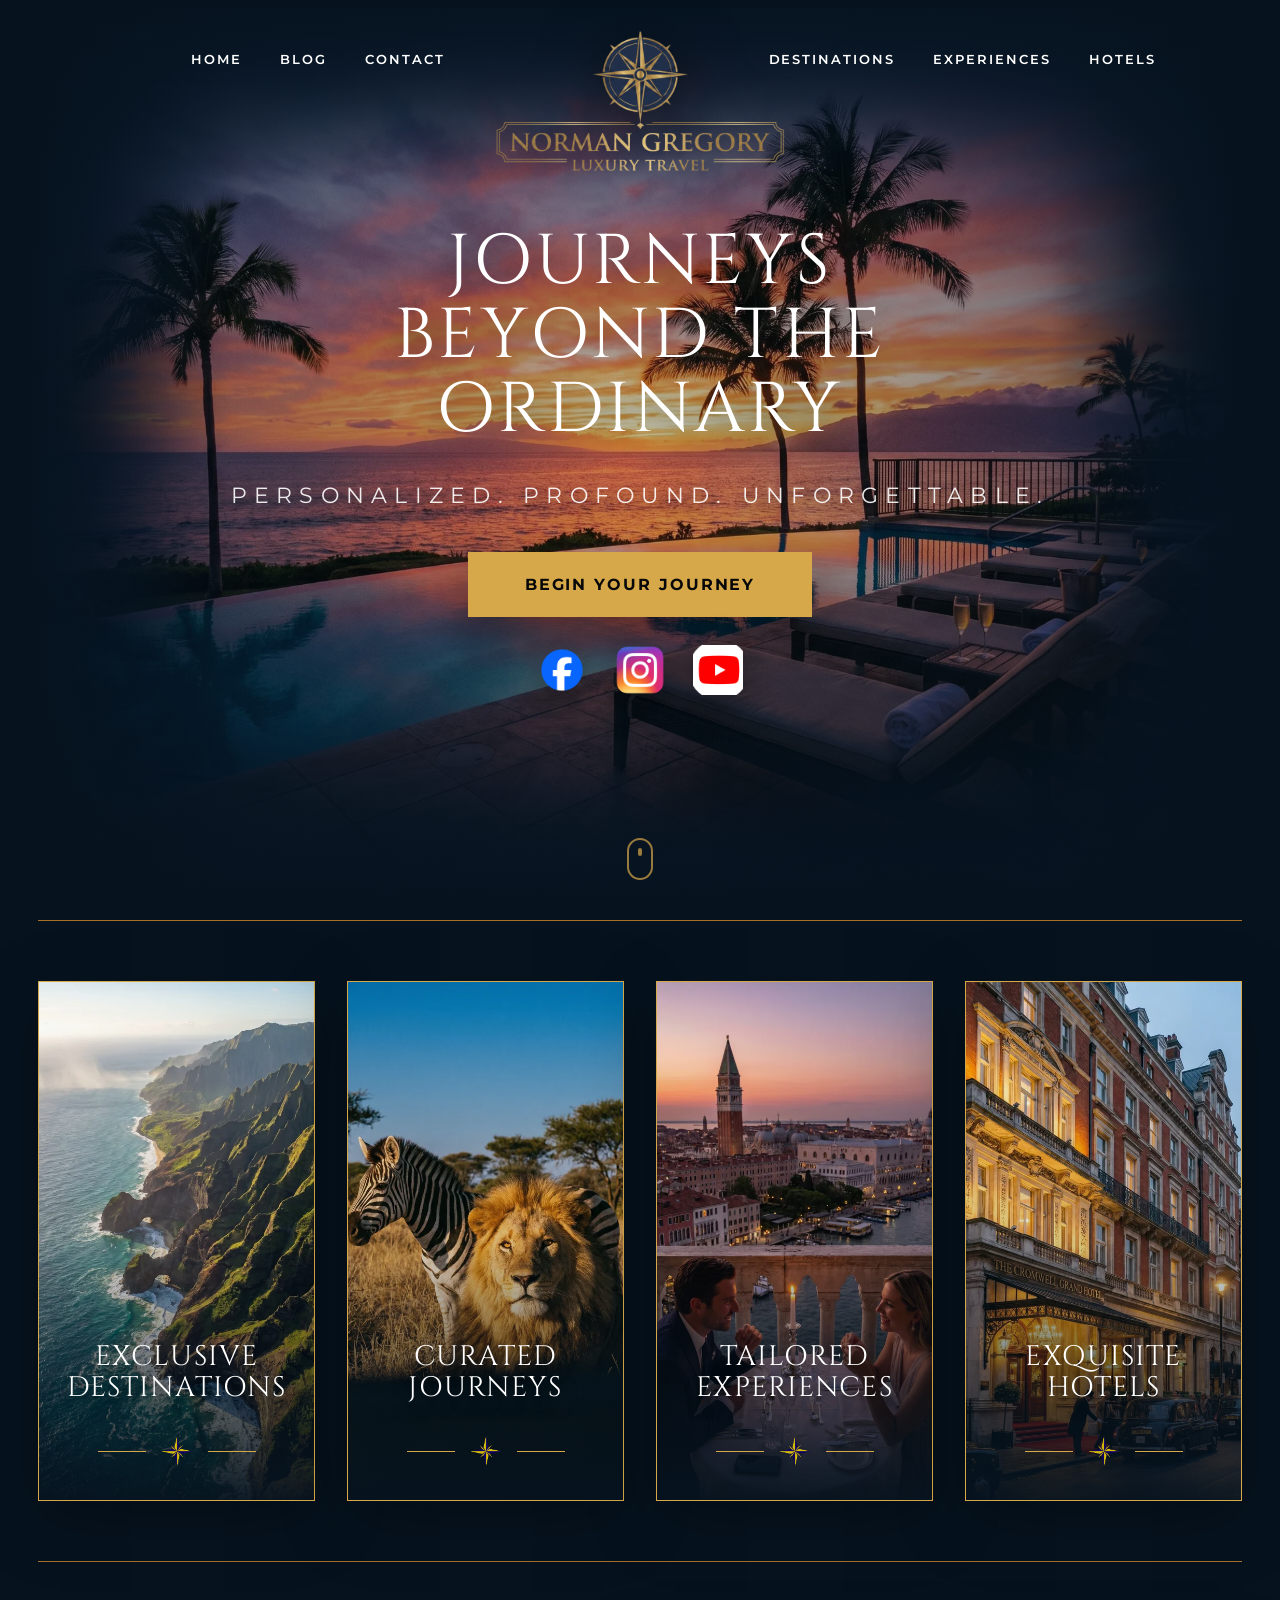
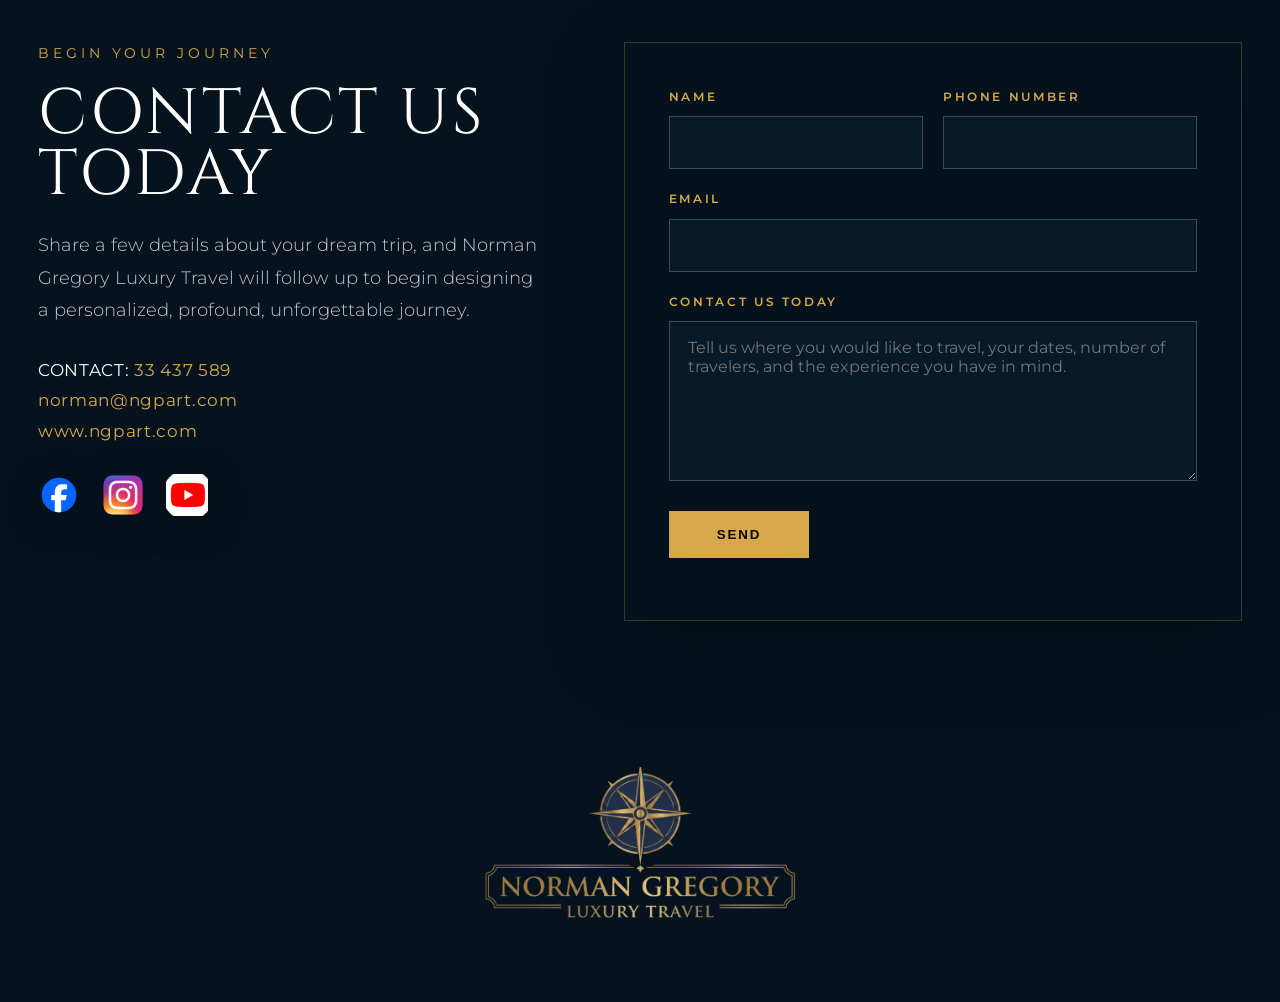
<file: index.html>
<!DOCTYPE html>
<html lang="en">
<head>
  <meta charset="UTF-8" />
  <meta name="viewport" content="width=device-width, initial-scale=1.0" />
  <title>Norman Gregory Luxury Travel | Bespoke Luxury Travel Advisor</title>
  <meta name="description" content="Norman Gregory Luxury Travel designs bespoke luxury journeys, exclusive destinations, curated experiences, and exquisite hotel stays for discerning travelers." />
  <meta name="keywords" content="luxury travel advisor, Norman Gregory Luxury Travel, bespoke travel planning, Hawaii luxury travel, luxury hotels, curated journeys, custom vacations" />
  <meta property="og:title" content="Norman Gregory Luxury Travel" />
  <meta property="og:description" content="Journeys beyond the ordinary. Personalized, profound, unforgettable luxury travel planning." />
  <meta property="og:image" content="./images/Hawaii1.webp" />
  <meta property="og:type" content="website" />

  <link rel="canonical" href="https://glaufer1.github.io/normangregory/index.html" />
  <link rel="stylesheet" href="style.css" />
</head>

<body>
  <div class="page">
    <header class="top-nav" aria-label="Site header">
      <div class="nav-inner">
        <input type="checkbox" id="menu-toggle" class="menu-toggle" />
        <label for="menu-toggle" class="mobile-label" aria-label="Open mobile menu"><span></span><span></span><span></span></label>

        <nav class="nav-left" aria-label="Left navigation">
          <a href="index.html">Home</a>
          <a href="blog.html">Blog</a>
          <a href="contact.html">Contact</a>
        </nav>

        <a class="brand" href="index.html" aria-label="Norman Gregory Luxury Travel home">
          <img src="./images/NORMAN GREGORY1.png" alt="Norman Gregory Luxury Travel logo" />
        </a>

        <nav class="nav-right" aria-label="Right navigation">
          <a href="destinations.html">Destinations</a>
          <a href="experiences.html">Experiences</a>
          <a href="hotels.html">Hotels</a>
        </nav>

        <nav class="mobile-menu" aria-label="Mobile navigation">
          <a href="index.html">Home</a>
          <a href="blog.html">Blog</a>
          <a href="contact.html">Contact</a>
          <a href="destinations.html">Destinations</a>
          <a href="experiences.html">Experiences</a>
          <a href="hotels.html">Hotels</a>
        </nav>
      </div>
    </header>

    <main>
      <section class="hero" aria-label="Luxury Hawaii resort sunset with ocean view">
        <img class="hero-image" src="./images/Hawaii1.webp" alt="Luxury Hawaii resort pool at sunset with palm trees and ocean view" loading="eager" fetchpriority="high" />
        <div class="hero-fade"></div>
        <div class="hero-content">
          <h1>Journeys<br />Beyond the<br />Ordinary</h1>
          <p class="subhead">Personalized. Profound. Unforgettable.</p>
          <a class="hero-button" href="contact.html">Begin Your Journey</a>
          <div class="hero-socials" aria-label="Social media links">
            <a href="#" aria-label="Facebook"><img src="./images/FB.png" alt="Facebook logo" /></a>
            <a href="#" aria-label="Instagram"><img src="./images/IG.png" alt="Instagram logo" /></a>
            <a href="#" aria-label="YouTube"><img src="./images/YT.png" alt="YouTube logo" /></a>
          </div>
        </div>
        <div class="scroll-indicator" aria-hidden="true">
          <div class="mouse-wheel"></div>
        </div>
      </section>

      <section class="cards-section" id="destinations" aria-label="Luxury travel categories">
        <div class="cards-grid">
          <a class="feature-card" href="destinations.html" aria-label="Exclusive Destinations">
            <img src="./images/ED1.webp" alt="Exclusive luxury destination with dramatic ocean cliffs" />
            <div class="card-copy"><h2>Exclusive<br />Destinations</h2><div class="compass-line"><span></span><img class="mini-mark" src="./images/MM1.png" alt="Norman Gregory compass mark" /><span></span></div></div>
          </a>

          <a class="feature-card" href="journeys.html" aria-label="Curated Journeys">
            <img src="./images/CJ1.webp" alt="Curated romantic luxury journey in Venice at sunset" />
            <div class="card-copy"><h2>Curated<br />Journeys</h2><div class="compass-line"><span></span><img class="mini-mark" src="./images/MM1.png" alt="Norman Gregory compass mark" /><span></span></div></div>
          </a>

          <a class="feature-card" href="experiences.html" aria-label="Tailored Experiences">
            <img src="./images/TE1.webp" alt="Tailored luxury safari experience with lion and zebra" />
            <div class="card-copy"><h2>Tailored<br />Experiences</h2><div class="compass-line"><span></span><img class="mini-mark" src="./images/MM1.png" alt="Norman Gregory compass mark" /><span></span></div></div>
          </a>

          <a class="feature-card" href="hotels.html" aria-label="Exquisite Hotels">
            <img src="./images/EH1.webp" alt="Exquisite luxury hotel entrance with classic service" />
            <div class="card-copy"><h2>Exquisite<br />Hotels</h2><div class="compass-line"><span></span><img class="mini-mark" src="./images/MM1.png" alt="Norman Gregory compass mark" /><span></span></div></div>
          </a>
        </div>
      </section>

      <section class="contact-section" id="contact" aria-label="Contact Norman Gregory Luxury Travel">
        <div class="contact-wrap">
          <div>
            <p class="contact-kicker">Begin Your Journey</p>
            <h2 class="contact-title">Contact Us Today</h2>
            <p class="contact-copy">Share a few details about your dream trip, and Norman Gregory Luxury Travel will follow up to begin designing a personalized, profound, unforgettable journey.</p>
            <div class="contact-info">
              <p>Contact: <a href="tel:33437589">33 437 589</a></p>
              <p><a href="mailto:norman@ngpart.com">norman@ngpart.com</a></p>
              <p><a href="https://www.ngpart.com">www.ngpart.com</a></p>
            </div>
            <div class="contact-socials" aria-label="Footer social media links">
              <a href="#" aria-label="Facebook"><img src="./images/FB.png" alt="Facebook logo" /></a>
              <a href="#" aria-label="Instagram"><img src="./images/IG.png" alt="Instagram logo" /></a>
              <a href="#" aria-label="YouTube"><img src="./images/YT.png" alt="YouTube logo" /></a>
            </div>
          </div>

          <form class="contact-form" id="luxuryContactForm" action="https://script.google.com/macros/s/AKfycbxyj3sC_WubYec5j4HEIFGaCfp0oEc8Q-eEn4xjMJWI75IyKP77jZyOgS7eEbWixTOD/exec" method="POST" target="hiddenContactFrame" onsubmit="return handleContactSubmit(event)">
            <input type="hidden" name="source" value="Norman Gregory Luxury Travel Website" />
            <div class="form-grid">
              <label><span>Name</span><input name="name" type="text" required /></label>
              <label><span>Phone Number</span><input name="phone" type="tel" /></label>
            </div>
            <label class="full-field"><span>Email</span><input name="email" type="email" required /></label>
            <label class="full-field"><span>Contact Us Today</span><textarea name="message" required placeholder="Tell us where you would like to travel, your dates, number of travelers, and the experience you have in mind."></textarea></label>
            <button class="send-button" type="submit">Send</button>
            <p class="form-status" id="formStatus"></p>
            <iframe title="Hidden contact form submission" name="hiddenContactFrame" style="display:none;"></iframe>
          </form>
        </div>
      </section>
    </main>

    <footer class="footer" id="experiences">
      <div class="footer-inner">
        <div class="footer-spacer" aria-hidden="true"></div>
        <a class="footer-logo" href="index.html" aria-label="Norman Gregory Luxury Travel home">
          <img src="./images/NORMAN GREGORY1.png" alt="Norman Gregory Luxury Travel logo" />
        </a>
        <div class="footer-spacer" aria-hidden="true"></div>
      </div>
    </footer>
  </div>

  <script>
    function handleContactSubmit(event) {
      var form = event.target;
      var status = document.getElementById('formStatus');
      if (form.action.indexOf('REPLACE_WITH_GOOGLE_APPS_SCRIPT_WEB_APP_URL') !== -1) {
        event.preventDefault();
        status.textContent = 'The contact form is designed and ready. Add your Google Apps Script Web App URL to activate Google Sheet submissions.';
        return false;
      }
      status.textContent = 'Thank you. Your request is being submitted.';
      setTimeout(function () { form.reset(); }, 1200);
      return true;
    }
  </script>

  <script type="application/ld+json">
  {
    "@context": "https://schema.org",
    "@type": "TravelAgency",
    "name": "Norman Gregory Luxury Travel",
    "description": "Bespoke luxury travel planning, curated journeys, exclusive destinations, tailored experiences, and exquisite hotel stays.",
    "email": "norman@ngpart.com",
    "url": "https://www.ngpart.com",
    "telephone": "+33-437-589",
    "logo": "https://www.ngpart.com/images/NORMAN%20GREGORY1.png",
    "areaServed": ["United States", "Global"],
    "priceRange": "$$$$",
    "knowsAbout": [
      "Luxury Cruises",
      "African Safari Itineraries",
      "Hawaii Luxury Resorts",
      "European Curated Journeys",
      "Bespoke Honeymoons"
    ],
    "contactPoint": {
      "@type": "ContactPoint",
      "telephone": "+33-437-589",
      "contactType": "customer service",
      "email": "norman@ngpart.com"
    }
  }
  </script>
</body>
</html>
</file>
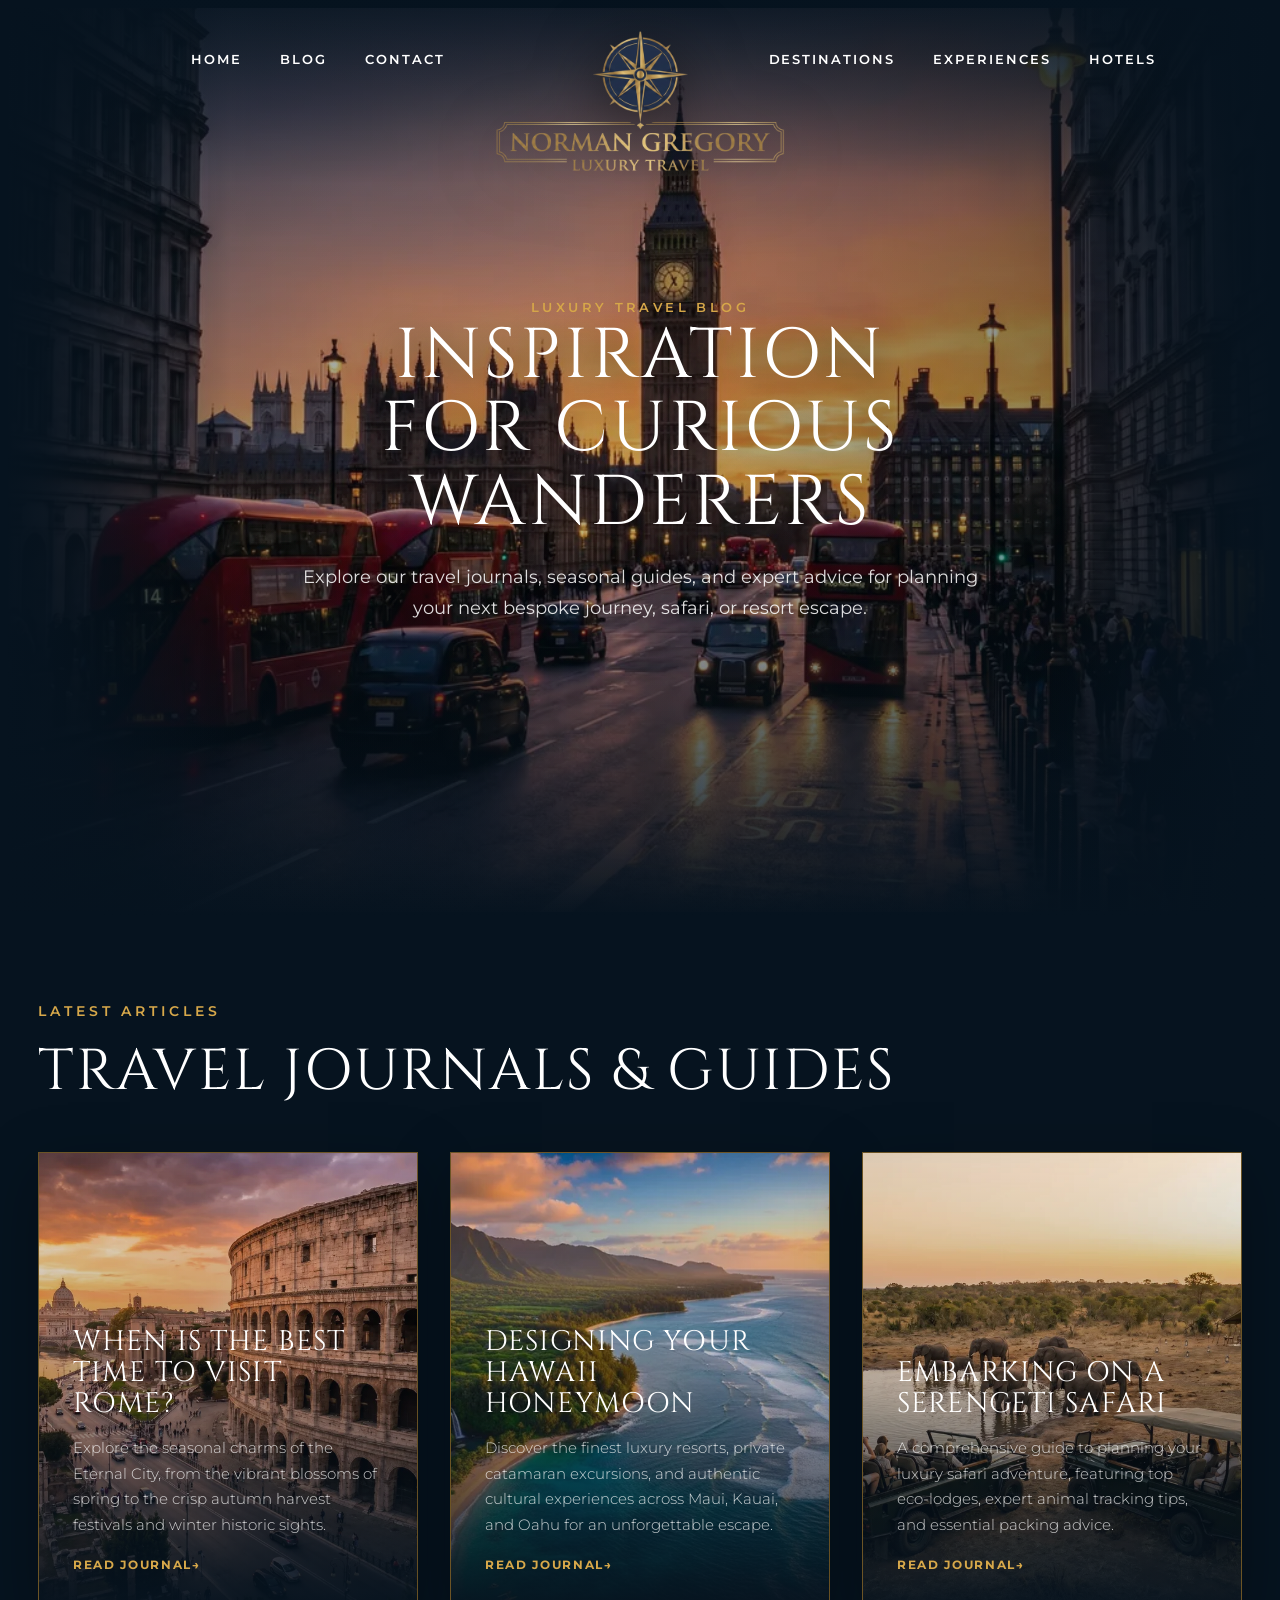
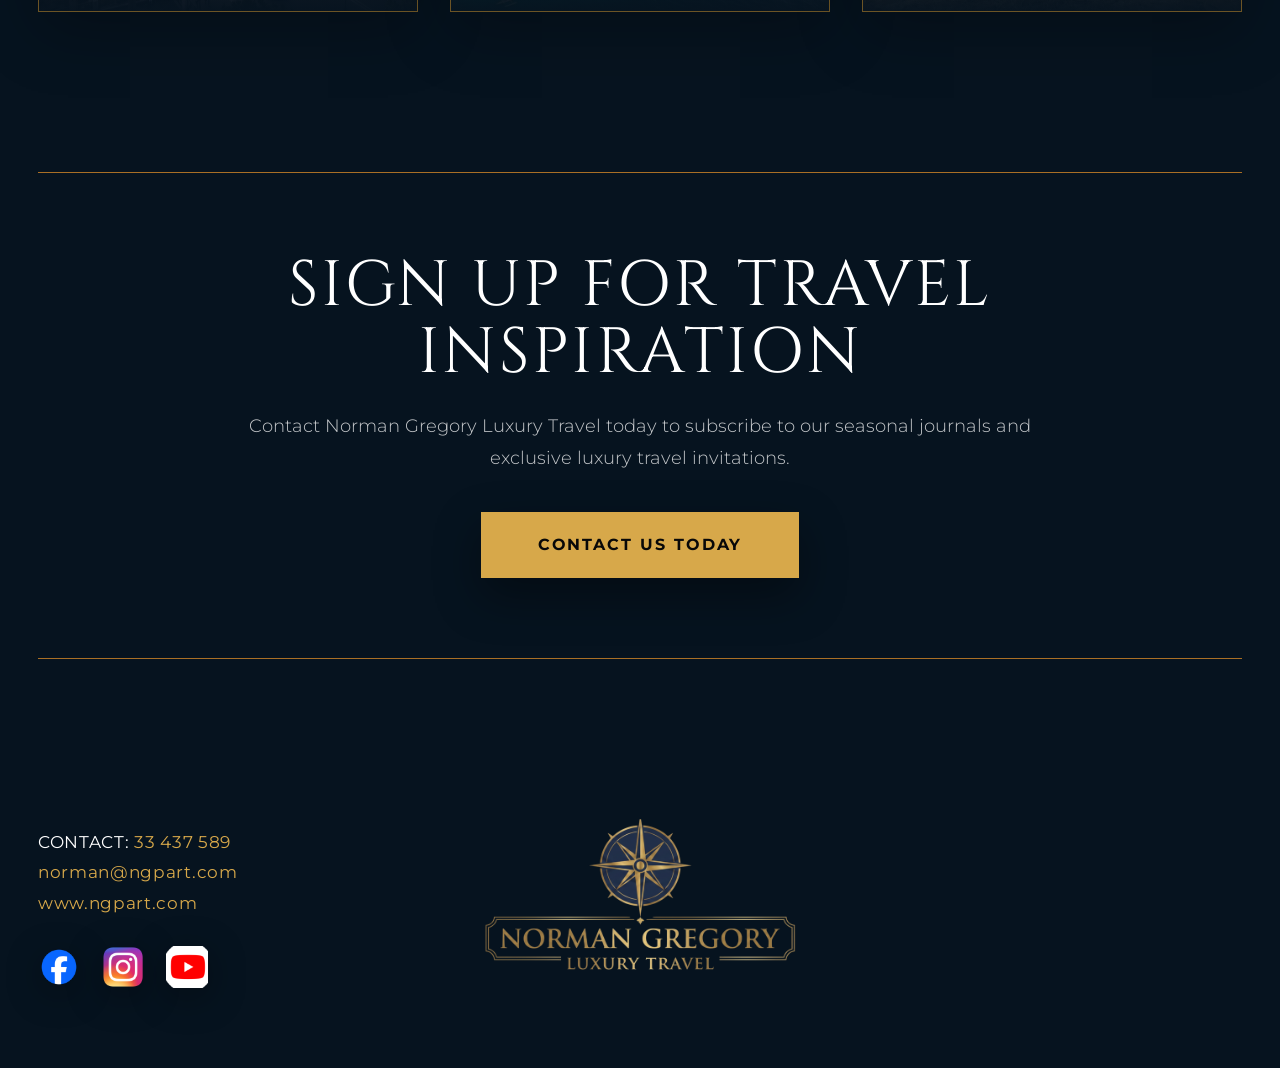
<file: blog.html>
<!DOCTYPE html>
<html lang="en">
<head>
  <meta charset="UTF-8" />
  <meta name="viewport" content="width=device-width, initial-scale=1.0" />
  <title>Luxury Travel Blog | Norman Gregory Luxury Travel</title>
  <meta name="description" content="Read travel inspiration, tips, and destination guides curated by the luxury travel experts at Norman Gregory Luxury Travel." />
  <link rel="canonical" href="https://glaufer1.github.io/normangregory/blog.html" />
  <link rel="stylesheet" href="style.css" />
</head>
<body>
  <div class="page">
    <header class="top-nav" aria-label="Site header">
      <div class="nav-inner">
        <input type="checkbox" id="menu-toggle" class="menu-toggle" />
        <label for="menu-toggle" class="mobile-label" aria-label="Open mobile menu"><span></span><span></span><span></span></label>

        <nav class="nav-left" aria-label="Left navigation">
          <a href="index.html">Home</a>
          <a href="blog.html">Blog</a>
          <a href="contact.html">Contact</a>
        </nav>

        <a class="brand" href="index.html" aria-label="Norman Gregory Luxury Travel home">
          <img src="./images/NORMAN GREGORY1.png" alt="Norman Gregory Luxury Travel logo" />
        </a>

        <nav class="nav-right" aria-label="Right navigation">
          <a href="destinations.html">Destinations</a>
          <a href="experiences.html">Experiences</a>
          <a href="hotels.html">Hotels</a>
        </nav>

        <nav class="mobile-menu" aria-label="Mobile navigation">
          <a href="index.html">Home</a>
          <a href="blog.html">Blog</a>
          <a href="contact.html">Contact</a>
          <a href="destinations.html">Destinations</a>
          <a href="experiences.html">Experiences</a>
          <a href="hotels.html">Hotels</a>
        </nav>
      </div>
    </header>

    <main>
      <section class="hero" aria-label="Luxury travel blog hero banner">
        <img class="hero-image" src="./images/Europe.webp" alt="Beautiful European luxury travel landscape" loading="eager" fetchpriority="high" />
        <div class="hero-fade"></div>
        <div class="hero-content">
          <p class="eyebrow">Luxury Travel Blog</p>
          <h1>Inspiration<br />For Curious<br />Wanderers</h1>
          <p class="hero-copy">Explore our travel journals, seasonal guides, and expert advice for planning your next bespoke journey, safari, or resort escape.</p>
        </div>
      </section>

      <section class="section featured-posts">
        <div class="section-inner">
          <p class="section-kicker">Latest Articles</p>
          <h2 class="section-title">Travel Journals & Guides</h2>
          
          <div class="destination-grid">
            <article class="destination-card">
              <img src="./images/When is the best time to visit Rome.webp" alt="Elegantly framed Colosseum in Rome representing Europe journeys" />
              <div class="destination-copy">
                <h2>When is the Best Time to Visit Rome?</h2>
                <p>Explore the seasonal charms of the Eternal City, from the vibrant blossoms of spring to the crisp autumn harvest festivals and winter historic sights.</p>
                <a class="destination-link" href="contact.html">Read Journal</a>
              </div>
            </article>

            <article class="destination-card">
              <img src="./images/Hawaii Luxury Travel.webp" alt="Stunning Hawaiian luxury resort pool and ocean view" />
              <div class="destination-copy">
                <h2>Designing Your Hawaii Honeymoon</h2>
                <p>Discover the finest luxury resorts, private catamaran excursions, and authentic cultural experiences across Maui, Kauai, and Oahu for an unforgettable escape.</p>
                <a class="destination-link" href="contact.html">Read Journal</a>
              </div>
            </article>

            <article class="destination-card">
              <img src="./images/Safari Adventure.webp" alt="Majestic wildlife elephant in natural habitat" />
              <div class="destination-copy">
                <h2>Embarking on a Serengeti Safari</h2>
                <p>A comprehensive guide to planning your luxury safari adventure, featuring top eco-lodges, expert animal tracking tips, and essential packing advice.</p>
                <a class="destination-link" href="contact.html">Read Journal</a>
              </div>
            </article>
          </div>
        </div>
      </section>

      <section class="section"><div class="section-inner cta-band"><h2>Sign Up For Travel Inspiration</h2><p>Contact Norman Gregory Luxury Travel today to subscribe to our seasonal journals and exclusive luxury travel invitations.</p><a class="gold-button" href="contact.html">Contact Us Today</a></div></section>
    </main>

    <footer class="footer">
      <div class="footer-inner">
        <div>
          <div class="contact-info">
            <p>Contact: <a href="tel:33437589">33 437 589</a></p>
            <p><a href="mailto:norman@ngpart.com">norman@ngpart.com</a></p>
            <p><a href="https://www.ngpart.com">www.ngpart.com</a></p>
          </div>
          <div class="contact-socials">
            <a href="#" aria-label="Facebook"><img src="./images/FB.png" alt="Facebook logo" /></a>
            <a href="#" aria-label="Instagram"><img src="./images/IG.png" alt="Instagram logo" /></a>
            <a href="#" aria-label="YouTube"><img src="./images/YT.png" alt="YouTube logo" /></a>
          </div>
        </div>
        <a class="footer-logo" href="index.html" aria-label="Norman Gregory Luxury Travel home">
          <img src="./images/NORMAN GREGORY1.png" alt="Norman Gregory Luxury Travel logo" />
        </a>
        <div></div>
      </div>
    </footer>
  </div>
</body>
</html>
</file>
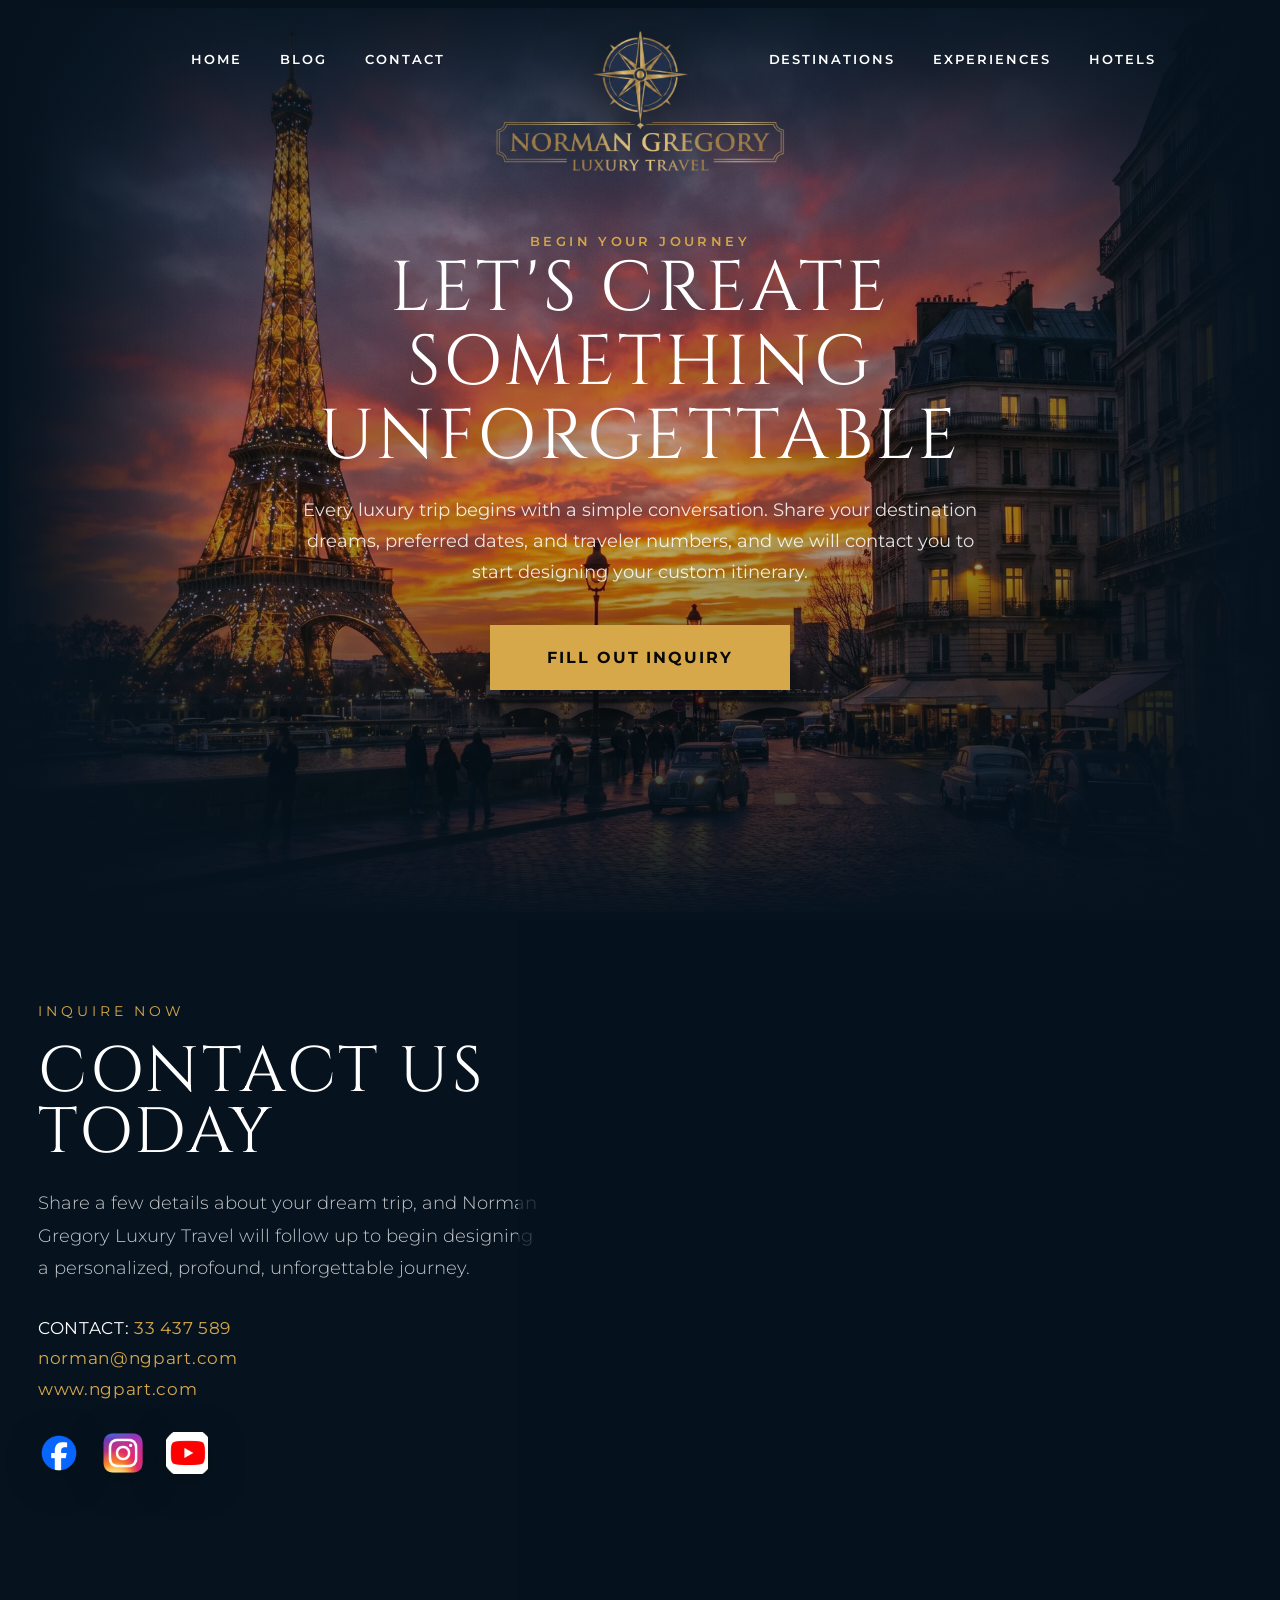
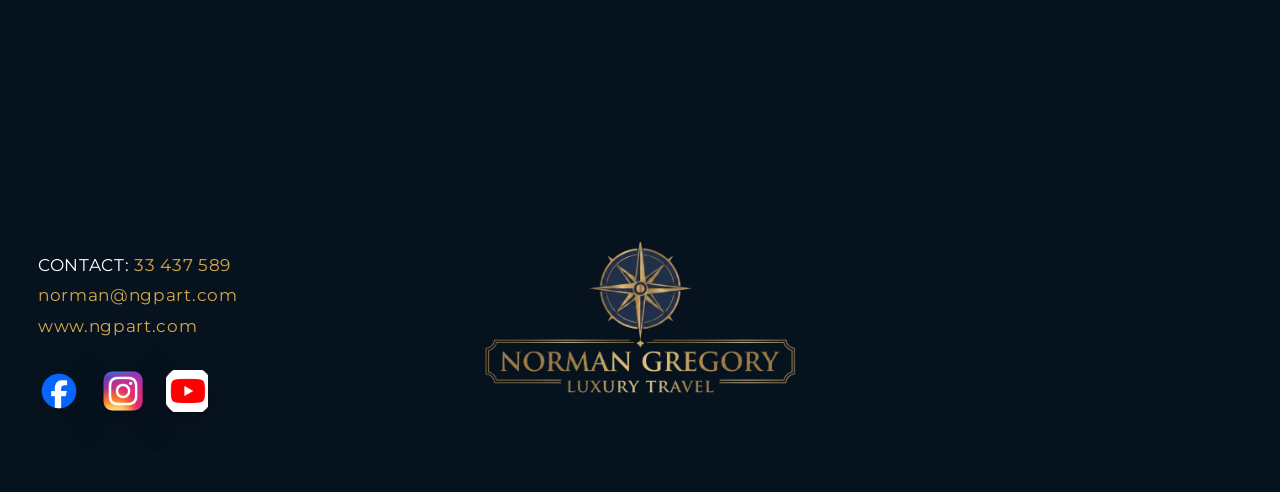
<file: contact.html>
<!DOCTYPE html>
<html lang="en">
<head>
  <meta charset="UTF-8" />
  <meta name="viewport" content="width=device-width, initial-scale=1.0" />
  <title>Contact Norman Gregory Luxury Travel | Bespoke Travel Planners</title>
  <meta name="description" content="Get in touch with Norman Gregory Luxury Travel to begin planning your bespoke luxury itinerary, exclusive hotel stay, safari, or cruise vacation." />
  <link rel="canonical" href="https://glaufer1.github.io/normangregory/contact.html" />
  <link rel="stylesheet" href="style.css" />
</head>
<body>
  <div class="page">
    <header class="top-nav" aria-label="Site header">
      <div class="nav-inner">
        <input type="checkbox" id="menu-toggle" class="menu-toggle" />
        <label for="menu-toggle" class="mobile-label" aria-label="Open mobile menu"><span></span><span></span><span></span></label>

        <nav class="nav-left" aria-label="Left navigation">
          <a href="index.html">Home</a>
          <a href="blog.html">Blog</a>
          <a href="contact.html">Contact</a>
        </nav>

        <a class="brand" href="index.html" aria-label="Norman Gregory Luxury Travel home">
          <img src="./images/NORMAN GREGORY1.png" alt="Norman Gregory Luxury Travel logo" />
        </a>

        <nav class="nav-right" aria-label="Right navigation">
          <a href="destinations.html">Destinations</a>
          <a href="experiences.html">Experiences</a>
          <a href="hotels.html">Hotels</a>
        </nav>

        <nav class="mobile-menu" aria-label="Mobile navigation">
          <a href="index.html">Home</a>
          <a href="blog.html">Blog</a>
          <a href="contact.html">Contact</a>
          <a href="destinations.html">Destinations</a>
          <a href="experiences.html">Experiences</a>
          <a href="hotels.html">Hotels</a>
        </nav>
      </div>
    </header>

    <main>
      <section class="hero" aria-label="Contact luxury travel advisor hero banner">
        <img class="hero-image" src="./images/Paris Travel Agency .webp" alt="Paris luxury travel planning with Eiffel Tower" loading="eager" fetchpriority="high" />
        <div class="hero-fade"></div>
        <div class="hero-content">
          <p class="eyebrow">Begin Your Journey</p>
          <h1>Let's Create<br />Something<br />Unforgettable</h1>
          <p class="hero-copy">Every luxury trip begins with a simple conversation. Share your destination dreams, preferred dates, and traveler numbers, and we will contact you to start designing your custom itinerary.</p>
          <a class="gold-button" href="#contact-form-section">Fill Out Inquiry</a>
        </div>
      </section>

      <section class="contact-section" id="contact-form-section" aria-label="Contact Norman Gregory Luxury Travel">
        <div class="contact-wrap">
          <div>
            <p class="contact-kicker">Inquire Now</p>
            <h2 class="contact-title">Contact Us Today</h2>
            <p class="contact-copy">Share a few details about your dream trip, and Norman Gregory Luxury Travel will follow up to begin designing a personalized, profound, unforgettable journey.</p>
            <div class="contact-info">
              <p>Contact: <a href="tel:33437589">33 437 589</a></p>
              <p><a href="mailto:norman@ngpart.com">norman@ngpart.com</a></p>
              <p><a href="https://www.ngpart.com">www.ngpart.com</a></p>
            </div>
            <div class="contact-socials" aria-label="Footer social media links">
              <a href="#" aria-label="Facebook"><img src="./images/FB.png" alt="Facebook logo" /></a>
              <a href="#" aria-label="Instagram"><img src="./images/IG.png" alt="Instagram logo" /></a>
              <a href="#" aria-label="YouTube"><img src="./images/YT.png" alt="YouTube logo" /></a>
            </div>
          </div>

          <form class="contact-form" id="luxuryContactForm" action="https://script.google.com/macros/s/AKfycbxyj3sC_WubYec5j4HEIFGaCfp0oEc8Q-eEn4xjMJWI75IyKP77jZyOgS7eEbWixTOD/exec" method="POST" target="hiddenContactFrame" onsubmit="return handleContactSubmit(event)">
            <input type="hidden" name="source" value="Norman Gregory Luxury Travel Website - Contact Page" />
            <div class="form-grid">
              <label><span>Name</span><input name="name" type="text" required /></label>
              <label><span>Phone Number</span><input name="phone" type="tel" /></label>
            </div>
            <label class="full-field"><span>Email</span><input name="email" type="email" required /></label>
            <label class="full-field"><span>Destination Ideas & Dates</span><input name="dates" type="text" placeholder="e.g. Hawaii Honeymoon, October 2026" /></label>
            <label class="full-field"><span>Details of Your Vision</span><textarea name="message" required placeholder="Tell us where you would like to travel, number of travelers, and the luxury experience you have in mind."></textarea></label>
            <button class="send-button" type="submit">Send Inquiry</button>
            <p class="form-status" id="formStatus"></p>
            <iframe title="Hidden contact form submission" name="hiddenContactFrame" style="display:none;"></iframe>
          </form>
        </div>
      </section>
    </main>

    <footer class="footer">
      <div class="footer-inner">
        <div>
          <div class="contact-info">
            <p>Contact: <a href="tel:33437589">33 437 589</a></p>
            <p><a href="mailto:norman@ngpart.com">norman@ngpart.com</a></p>
            <p><a href="https://www.ngpart.com">www.ngpart.com</a></p>
          </div>
          <div class="contact-socials">
            <a href="#" aria-label="Facebook"><img src="./images/FB.png" alt="Facebook logo" /></a>
            <a href="#" aria-label="Instagram"><img src="./images/IG.png" alt="Instagram logo" /></a>
            <a href="#" aria-label="YouTube"><img src="./images/YT.png" alt="YouTube logo" /></a>
          </div>
        </div>
        <a class="footer-logo" href="index.html" aria-label="Norman Gregory Luxury Travel home">
          <img src="./images/NORMAN GREGORY1.png" alt="Norman Gregory Luxury Travel logo" />
        </a>
        <div></div>
      </div>
    </footer>
  </div>

  <script>
    function handleContactSubmit(event) {
      var form = event.target;
      var status = document.getElementById('formStatus');
      if (form.action.indexOf('REPLACE_WITH_GOOGLE_APPS_SCRIPT_WEB_APP_URL') !== -1) {
        event.preventDefault();
        status.textContent = 'The contact form is designed and ready. Add your Google Apps Script Web App URL to activate Google Sheet submissions.';
        return false;
      }
      status.textContent = 'Thank you. Your request is being submitted.';
      setTimeout(function () { form.reset(); }, 1200);
      return true;
    }
  </script>
</body>
</html>
</file>
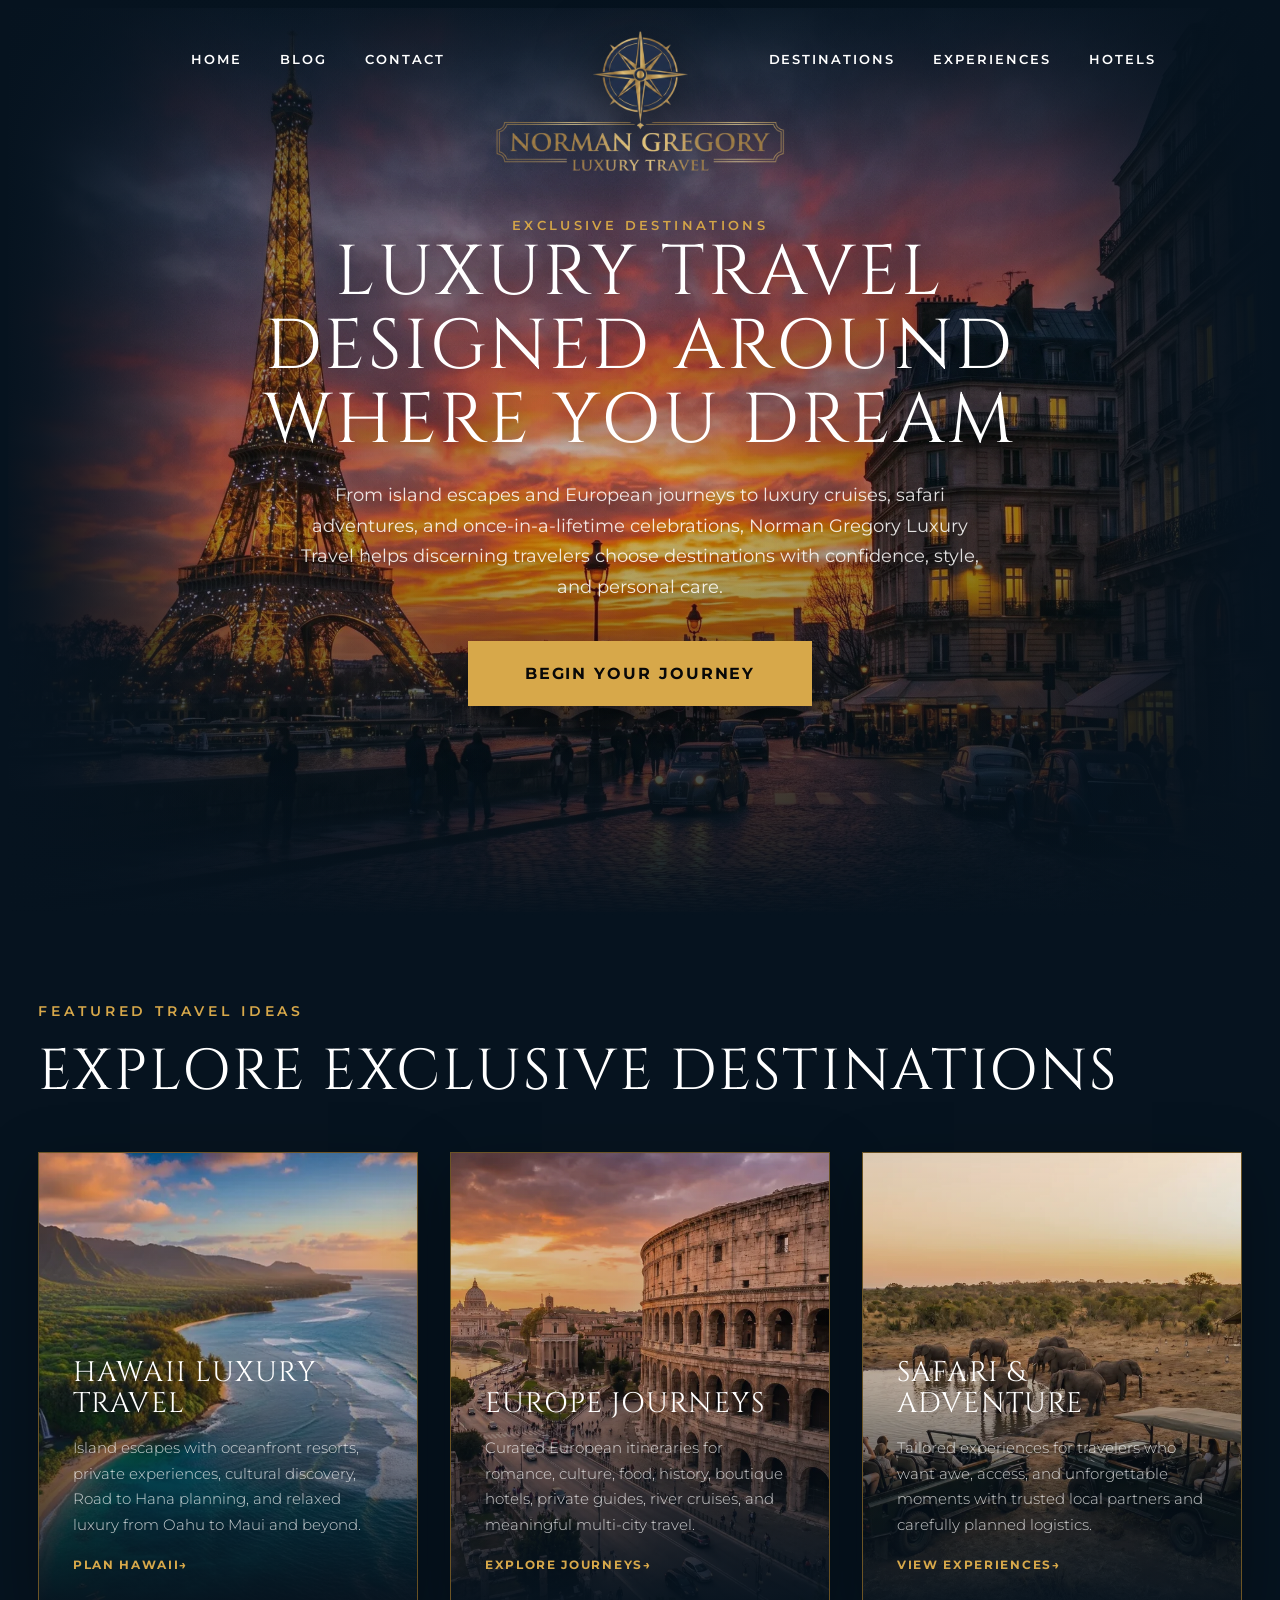
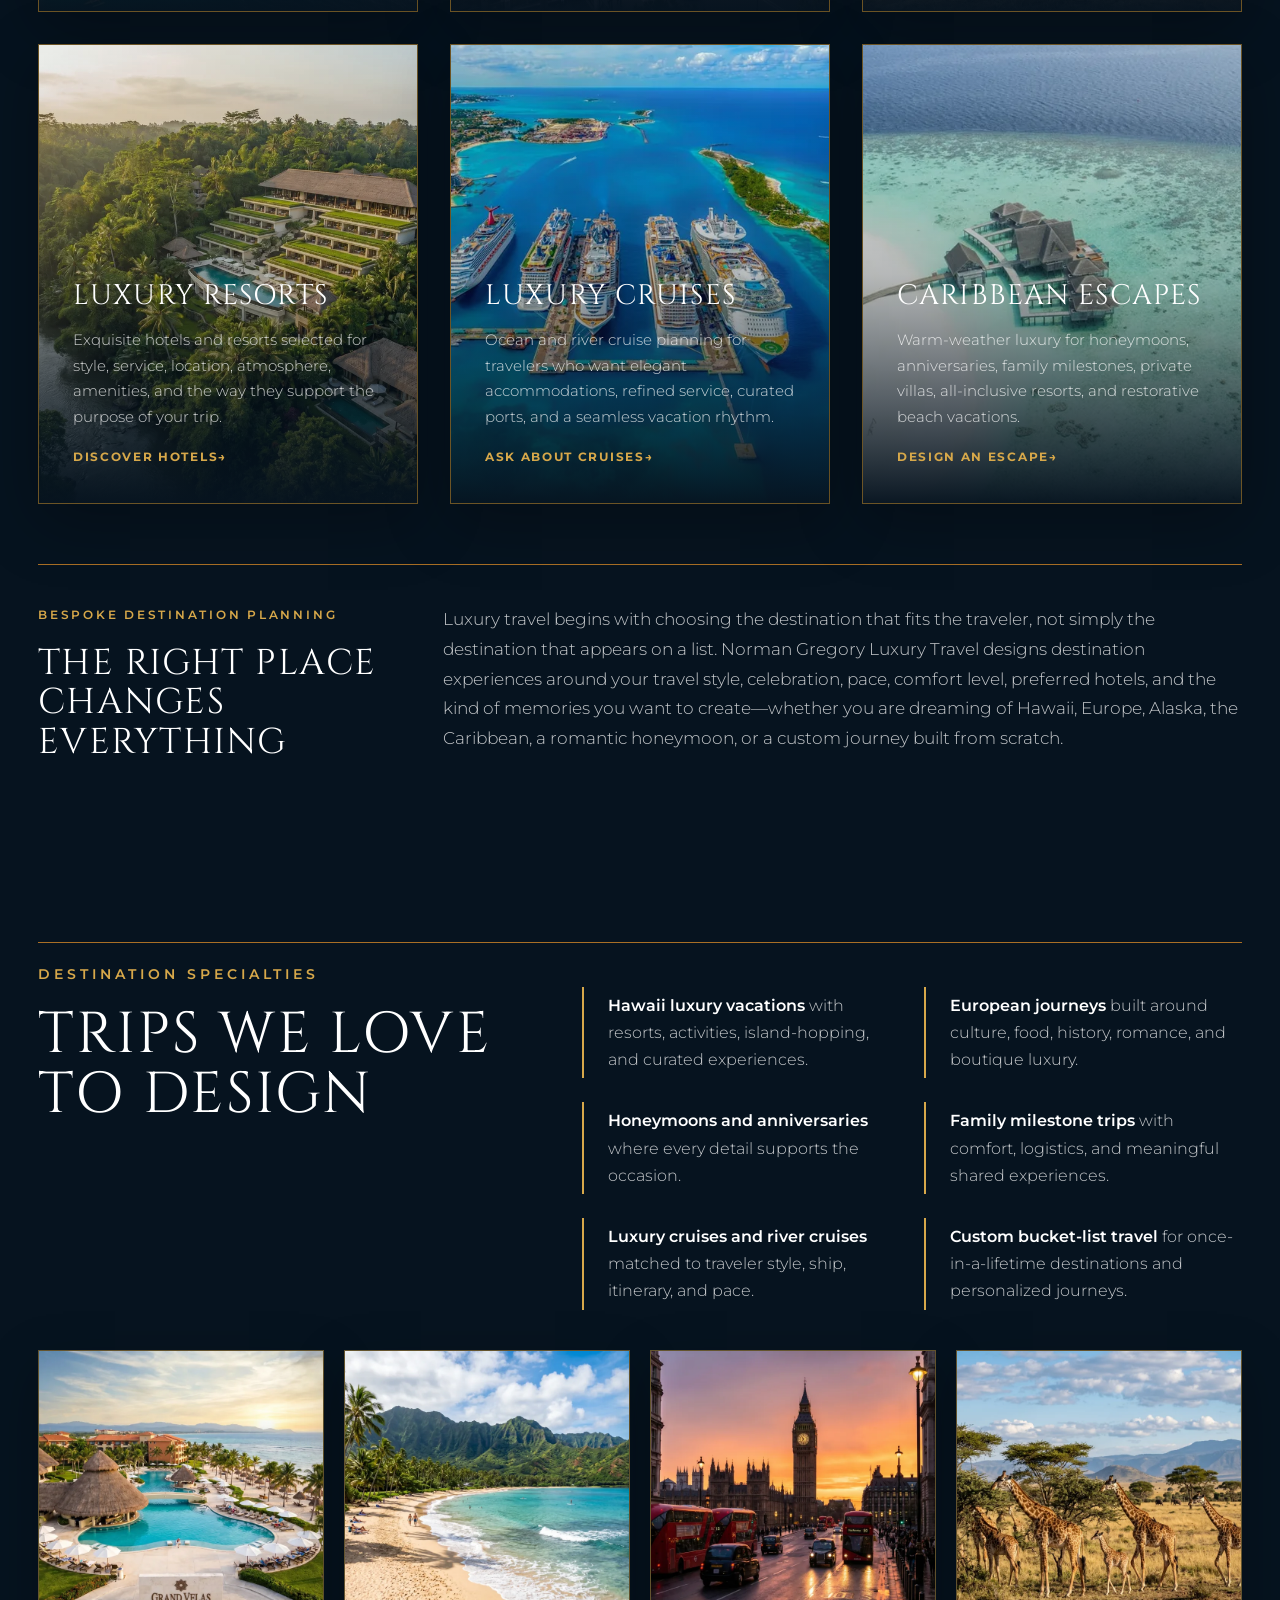
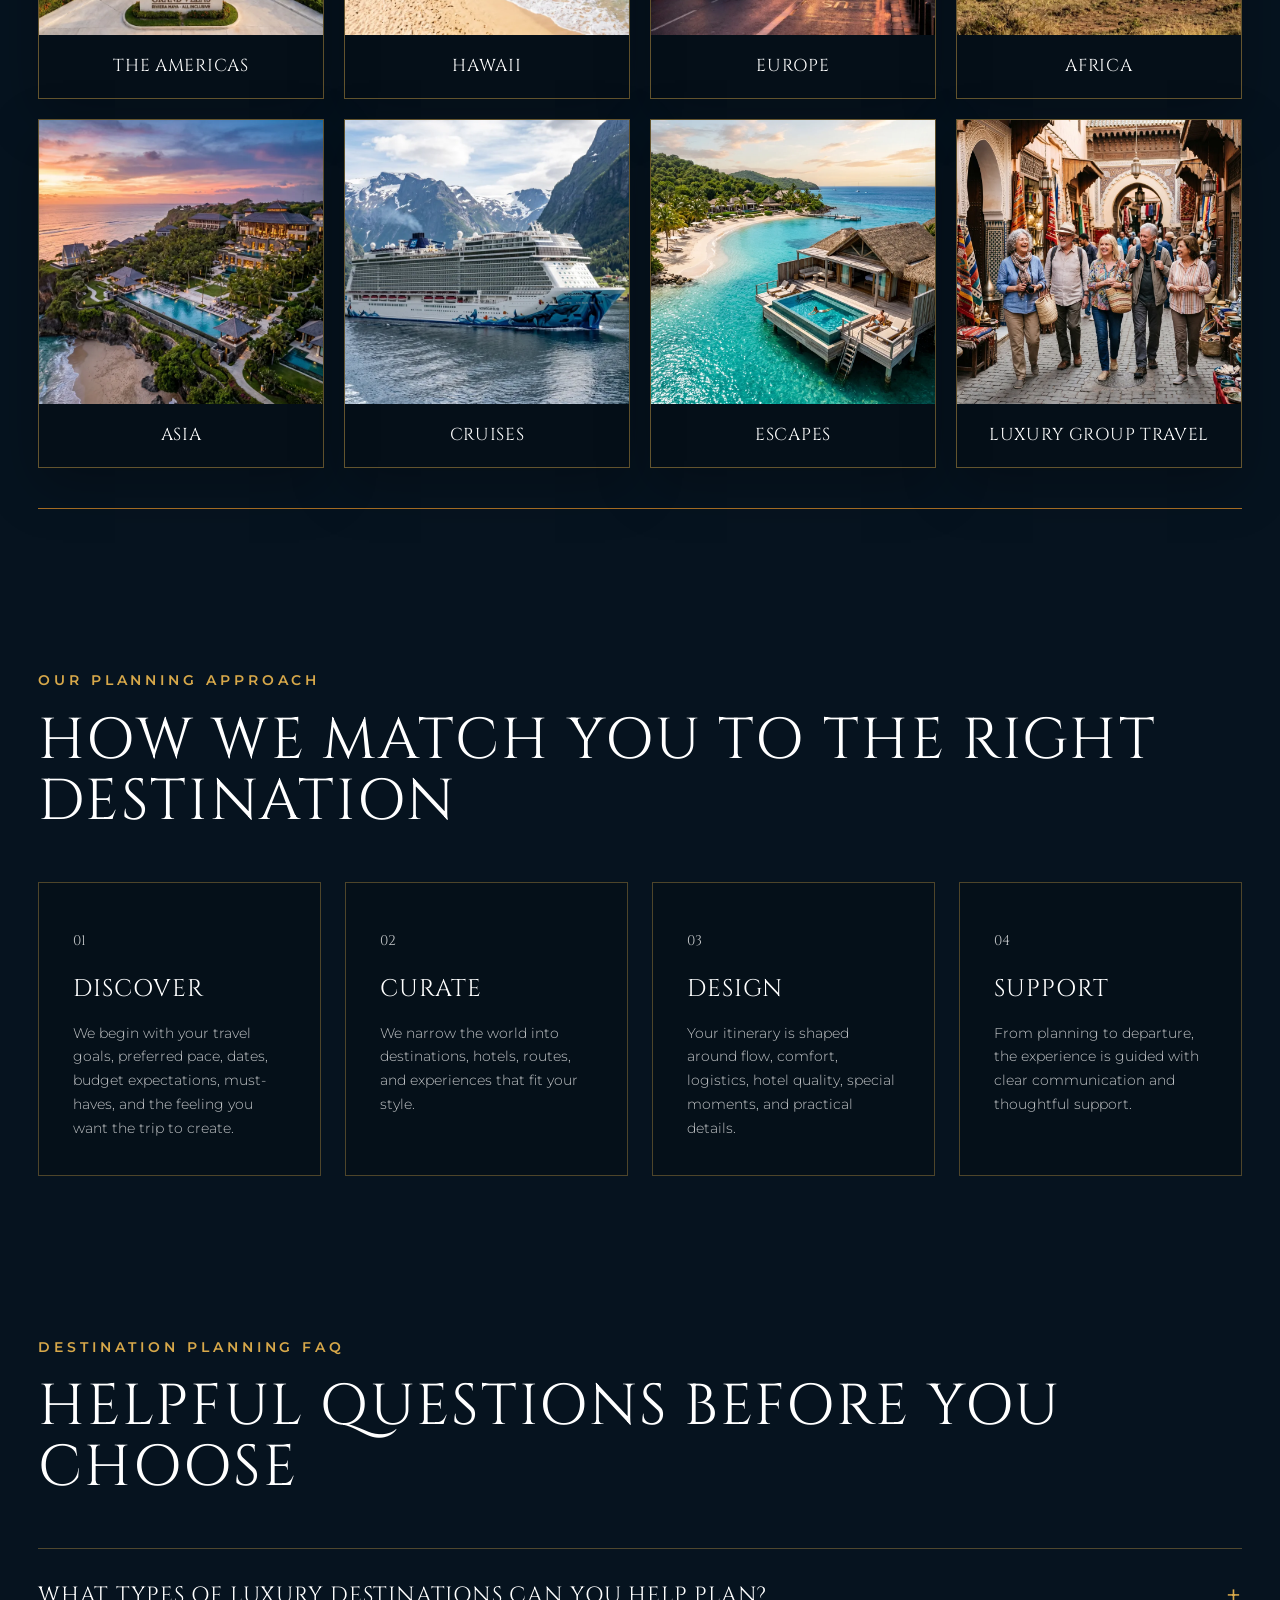
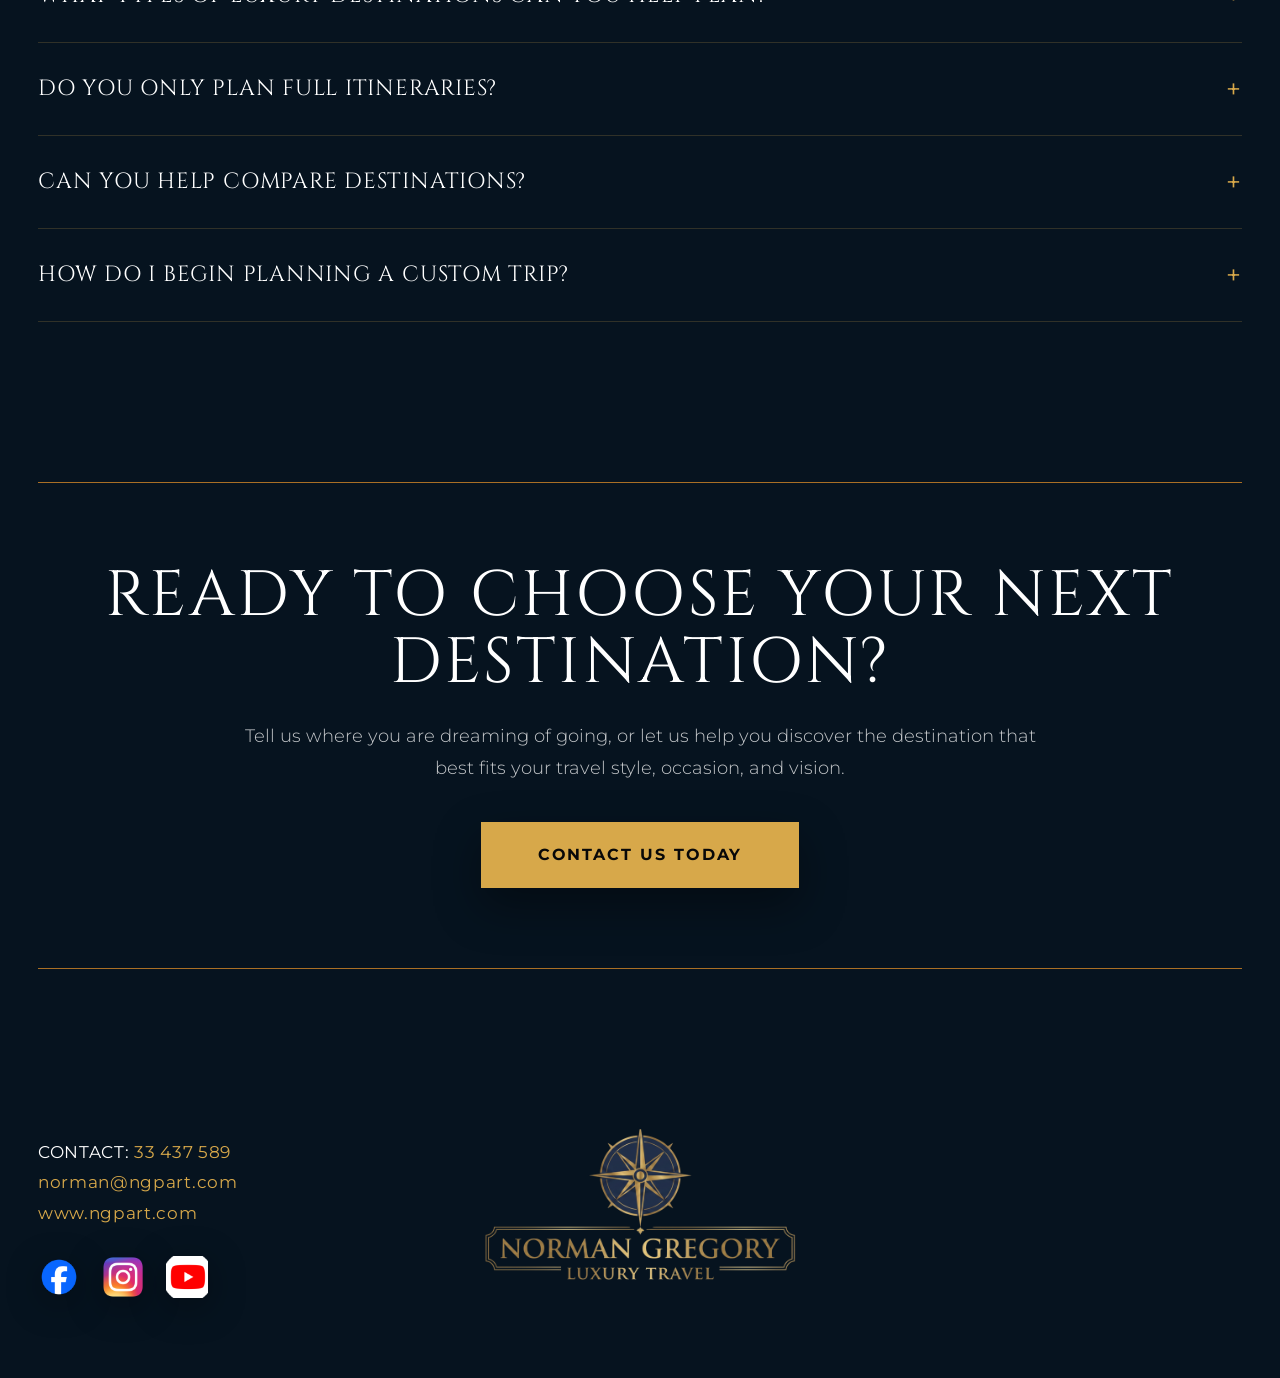
<file: destinations.html>
<!DOCTYPE html>
<html lang="en">
<head>
  <meta charset="UTF-8" />
  <meta name="viewport" content="width=device-width, initial-scale=1.0" />
  <title>Exclusive Luxury Destinations | Norman Gregory Luxury Travel</title>
  <meta name="description" content="Explore exclusive luxury destinations with Norman Gregory Luxury Travel, including Hawaii, Europe, Alaska, Caribbean escapes, cruises, safari journeys, and custom luxury vacations." />
  <link rel="canonical" href="https://glaufer1.github.io/normangregory/destinations.html" />
  <link rel="stylesheet" href="style.css" />
</head>
<body>
  <div class="page">
    <header class="top-nav" aria-label="Site header"><div class="nav-inner"><input type="checkbox" id="menu-toggle" class="menu-toggle" /><label for="menu-toggle" class="mobile-label" aria-label="Open mobile menu"><span></span><span></span><span></span></label><nav class="nav-left"><a href="index.html">Home</a><a href="blog.html">Blog</a><a href="contact.html">Contact</a></nav><a class="brand" href="index.html"><img src="./images/NORMAN%20GREGORY1.png" alt="Norman Gregory Luxury Travel logo" /></a><nav class="nav-right"><a href="destinations.html">Destinations</a><a href="experiences.html">Experiences</a><a href="hotels.html">Hotels</a></nav><nav class="mobile-menu"><a href="index.html">Home</a><a href="blog.html">Blog</a><a href="contact.html">Contact</a><a href="destinations.html">Destinations</a><a href="experiences.html">Experiences</a><a href="hotels.html">Hotels</a></nav></div></header>
    <main>
      <section class="hero"><img class="hero-image" src="./images/Paris%20Travel%20Agency%20.webp" alt="Paris luxury travel destination with Eiffel Tower and elegant city atmosphere" /><div class="hero-fade"></div><div class="hero-content"><p class="eyebrow">Exclusive Destinations</p><h1>Luxury Travel<br>Designed Around<br>Where You Dream</h1><p class="hero-copy">From island escapes and European journeys to luxury cruises, safari adventures, and once-in-a-lifetime celebrations, Norman Gregory Luxury Travel helps discerning travelers choose destinations with confidence, style, and personal care.</p><a class="gold-button" href="contact.html">Begin Your Journey</a></div></section>
      <section class="section featured-destinations"><div class="section-inner"><p class="section-kicker">Featured Travel Ideas</p><h2 class="section-title">Explore Exclusive Destinations</h2><div class="destination-grid">
        <article class="destination-card"><img src="./images/Hawaii%20Luxury%20Travel.webp" alt="Luxury Hawaii travel with tropical resort and custom island vacation planning" /><div class="destination-copy"><h2>Hawaii Luxury Travel</h2><p>Island escapes with oceanfront resorts, private experiences, cultural discovery, Road to Hana planning, and relaxed luxury from Oahu to Maui and beyond.</p><a class="destination-link" href="contact.html">Plan Hawaii</a></div></article>
        <article class="destination-card"><img src="./images/When%20is%20the%20best%20time%20to%20visit%20Rome.webp" alt="Luxury Europe journey in Rome with historic landmarks at sunset" /><div class="destination-copy"><h2>Europe Journeys</h2><p>Curated European itineraries for romance, culture, food, history, boutique hotels, private guides, river cruises, and meaningful multi-city travel.</p><a class="destination-link" href="journeys.html">Explore Journeys</a></div></article>
        <article class="destination-card"><img src="./images/Safari%20Adventure.webp" alt="Luxury safari adventure with elephants and guided game drive" /><div class="destination-copy"><h2>Safari & Adventure</h2><p>Tailored experiences for travelers who want awe, access, and unforgettable moments with trusted local partners and carefully planned logistics.</p><a class="destination-link" href="experiences.html">View Experiences</a></div></article>
        <article class="destination-card"><img src="./images/Luxury%20Hotel.webp" alt="Luxury resort hotel surrounded by tropical landscape" /><div class="destination-copy"><h2>Luxury Resorts</h2><p>Exquisite hotels and resorts selected for style, service, location, atmosphere, amenities, and the way they support the purpose of your trip.</p><a class="destination-link" href="hotels.html">Discover Hotels</a></div></article>
        <article class="destination-card"><img src="./images/Luxury-Cruises.webp" alt="Luxury cruise ship sailing blue ocean waters" /><div class="destination-copy"><h2>Luxury Cruises</h2><p>Ocean and river cruise planning for travelers who want elegant accommodations, refined service, curated ports, and a seamless vacation rhythm.</p><a class="destination-link" href="contact.html">Ask About Cruises</a></div></article>
        <article class="destination-card"><img src="./images/Caribbean-Escapes.webp" alt="Caribbean beach with turquoise water" /><div class="destination-copy"><h2>Caribbean Escapes</h2><p>Warm-weather luxury for honeymoons, anniversaries, family milestones, private villas, all-inclusive resorts, and restorative beach vacations.</p><a class="destination-link" href="contact.html">Design an Escape</a></div></article>
      </div>
          <div class="intro-grid compact-intro">
            <div><p class="section-kicker">Bespoke Destination Planning</p><h2 class="section-title">The Right Place Changes Everything</h2></div>
            <div class="rich-copy"><p>Luxury travel begins with choosing the destination that fits the traveler, not simply the destination that appears on a list. Norman Gregory Luxury Travel designs destination experiences around your travel style, celebration, pace, comfort level, preferred hotels, and the kind of memories you want to create—whether you are dreaming of Hawaii, Europe, Alaska, the Caribbean, a romantic honeymoon, or a custom journey built from scratch.</p></div>
          </div>
        </div></section>
      <section class="section trip-design-section"><div class="section-inner"><div class="intro-grid trip-design-intro"><div><p class="section-kicker">Destination Specialties</p><h2 class="section-title">Trips We Love to Design</h2></div><div><div class="specialty-list"><div class="specialty-item"><strong>Hawaii luxury vacations</strong> with resorts, activities, island-hopping, and curated experiences.</div><div class="specialty-item"><strong>European journeys</strong> built around culture, food, history, romance, and boutique luxury.</div><div class="specialty-item"><strong>Honeymoons and anniversaries</strong> where every detail supports the occasion.</div><div class="specialty-item"><strong>Family milestone trips</strong> with comfort, logistics, and meaningful shared experiences.</div><div class="specialty-item"><strong>Luxury cruises and river cruises</strong> matched to traveler style, ship, itinerary, and pace.</div><div class="specialty-item"><strong>Custom bucket-list travel</strong> for once-in-a-lifetime destinations and personalized journeys.</div></div></div></div><div class="travel-type-grid" aria-label="Luxury travel destination categories"><article class="travel-type-card"><img src="./images/Americas.webp" alt="The Americas luxury travel destination" /><h3>The Americas</h3></article><article class="travel-type-card"><img src="./images/Hawaii.webp" alt="Hawaii luxury travel destination" /><h3>Hawaii</h3></article><article class="travel-type-card"><img src="./images/Europe.webp" alt="Europe luxury travel destination" /><h3>Europe</h3></article><article class="travel-type-card"><img src="./images/Africa.webp" alt="Africa safari and luxury travel destination" /><h3>Africa</h3></article><article class="travel-type-card"><img src="./images/Asia.webp" alt="Asia luxury travel destination" /><h3>Asia</h3></article><article class="travel-type-card"><img src="./images/Cruises.webp" alt="Luxury cruise travel" /><h3>Cruises</h3></article><article class="travel-type-card"><img src="./images/Escapes.webp" alt="Luxury beach escape travel" /><h3>Escapes</h3></article><article class="travel-type-card"><img src="./images/Group%20Travel.webp" alt="Luxury group travel experience" /><h3>Luxury Group Travel</h3></article></div></div></section>
      <section class="section"><div class="section-inner"><p class="section-kicker">Our Planning Approach</p><h2 class="section-title">How We Match You to the Right Destination</h2><div class="process"><div class="process-step"><p class="step-number">01</p><h3>Discover</h3><p>We begin with your travel goals, preferred pace, dates, budget expectations, must-haves, and the feeling you want the trip to create.</p></div><div class="process-step"><p class="step-number">02</p><h3>Curate</h3><p>We narrow the world into destinations, hotels, routes, and experiences that fit your style.</p></div><div class="process-step"><p class="step-number">03</p><h3>Design</h3><p>Your itinerary is shaped around flow, comfort, logistics, hotel quality, special moments, and practical details.</p></div><div class="process-step"><p class="step-number">04</p><h3>Support</h3><p>From planning to departure, the experience is guided with clear communication and thoughtful support.</p></div></div></div></section>
      <section class="section"><div class="section-inner"><p class="section-kicker">Destination Planning FAQ</p><h2 class="section-title">Helpful Questions Before You Choose</h2><div class="faq-wrap"><details><summary>What types of luxury destinations can you help plan?</summary><p>Norman Gregory Luxury Travel can help with Hawaii, Europe, Alaska, Caribbean resorts, cruises, honeymoons, anniversaries, family celebrations, safari-style experiences, and custom luxury vacations designed around your preferences.</p></details><details><summary>Do you only plan full itineraries?</summary><p>No. Some clients need a complete itinerary with hotels, activities, and logistics, while others need help selecting the right luxury resort, destination, or experience.</p></details><details><summary>Can you help compare destinations?</summary><p>Yes. We help narrow choices based on weather, trip purpose, travel time, hotel quality, activities, budget expectations, and your preferred style.</p></details><details><summary>How do I begin planning a custom trip?</summary><p>The best first step is to contact Norman Gregory Luxury Travel with your destination ideas, dates, number of travelers, approximate budget, and the kind of experience you want.</p></details></div></div></section>
      <section class="section"><div class="section-inner cta-band"><h2>Ready to Choose Your Next Destination?</h2><p>Tell us where you are dreaming of going, or let us help you discover the destination that best fits your travel style, occasion, and vision.</p><a class="gold-button" href="contact.html">Contact Us Today</a></div></section>
    </main>
    <footer class="footer"><div class="footer-inner"><div><div class="contact-info"><p>Contact: <a href="tel:33437589">33 437 589</a></p><p><a href="mailto:norman@ngpart.com">norman@ngpart.com</a></p><p><a href="https://www.ngpart.com">www.ngpart.com</a></p></div><div class="contact-socials"><a href="#"><img src="./images/FB.png" alt="Facebook logo" /></a><a href="#"><img src="./images/IG.png" alt="Instagram logo" /></a><a href="#"><img src="./images/YT.png" alt="YouTube logo" /></a></div></div><a class="footer-logo" href="index.html"><img src="./images/NORMAN%20GREGORY1.png" alt="Norman Gregory Luxury Travel logo" /></a><div></div></div></footer>
  </div>
</body>
</html>
</file>
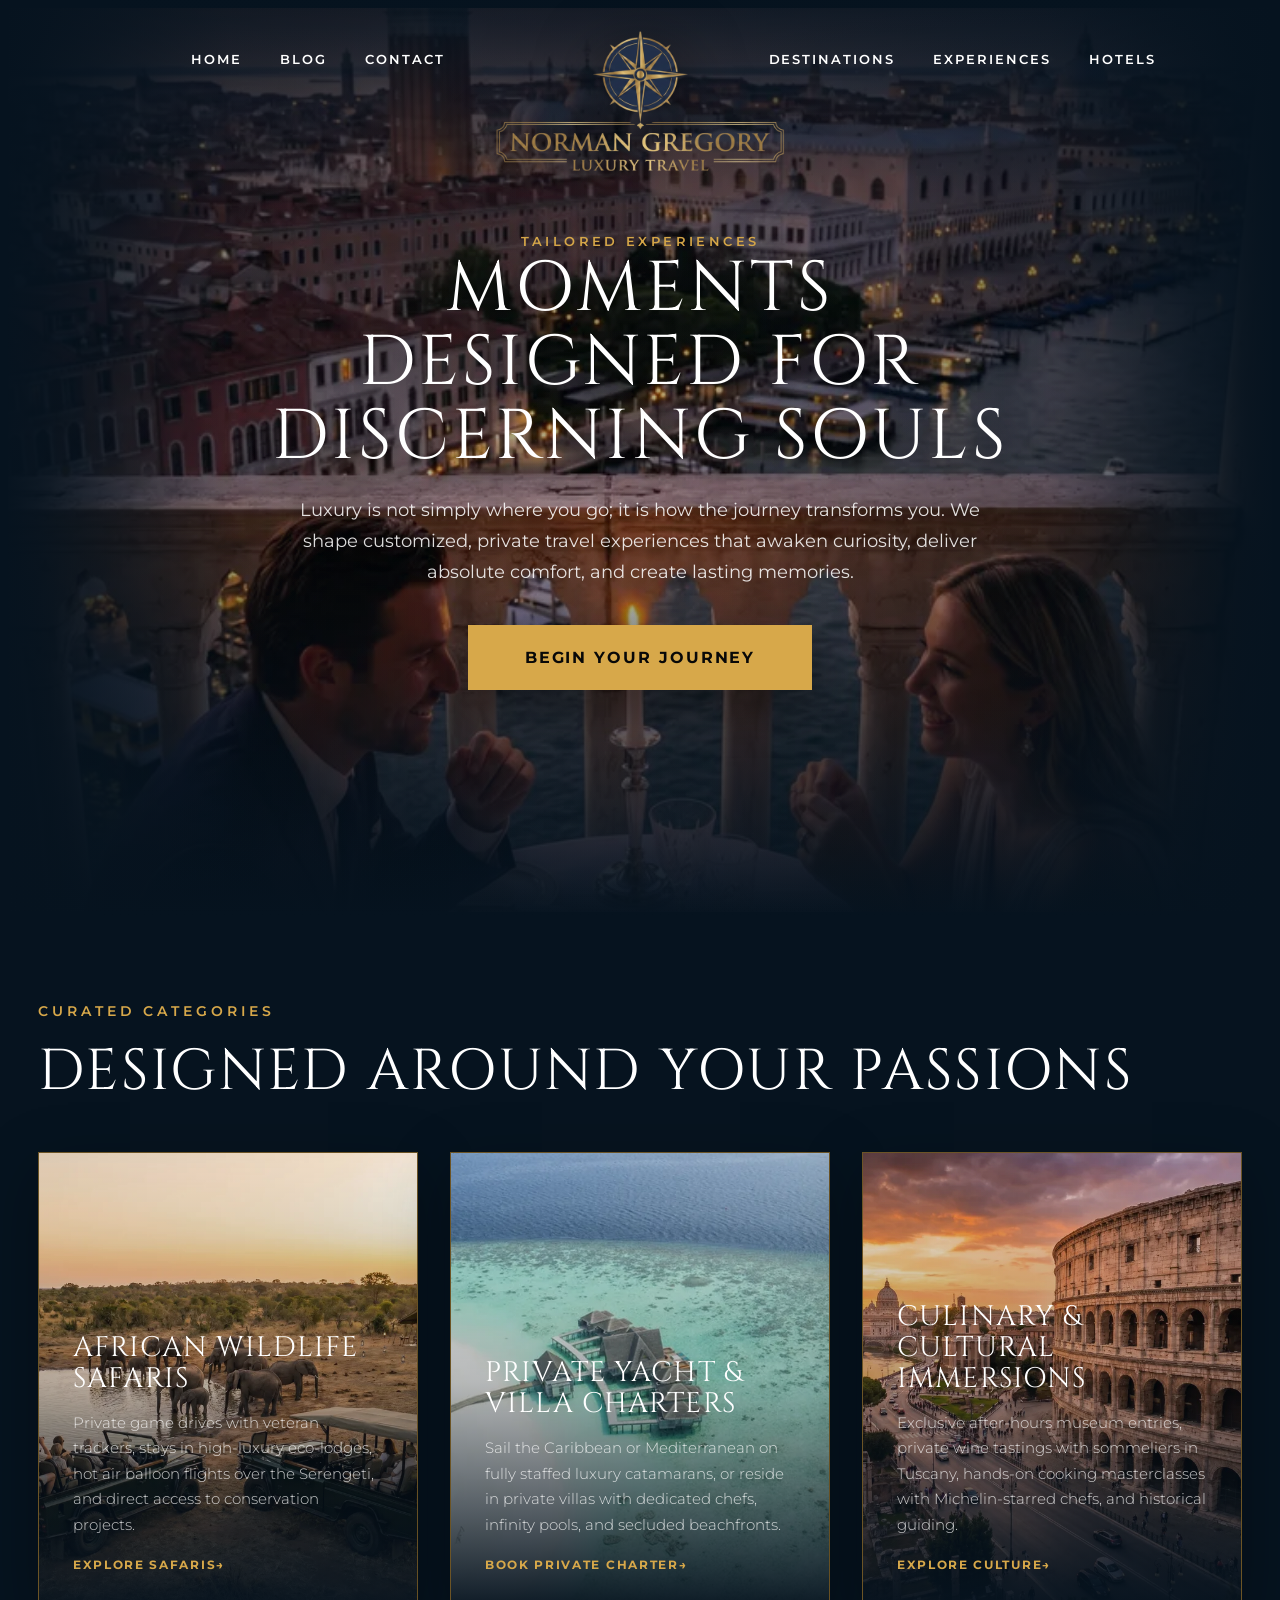
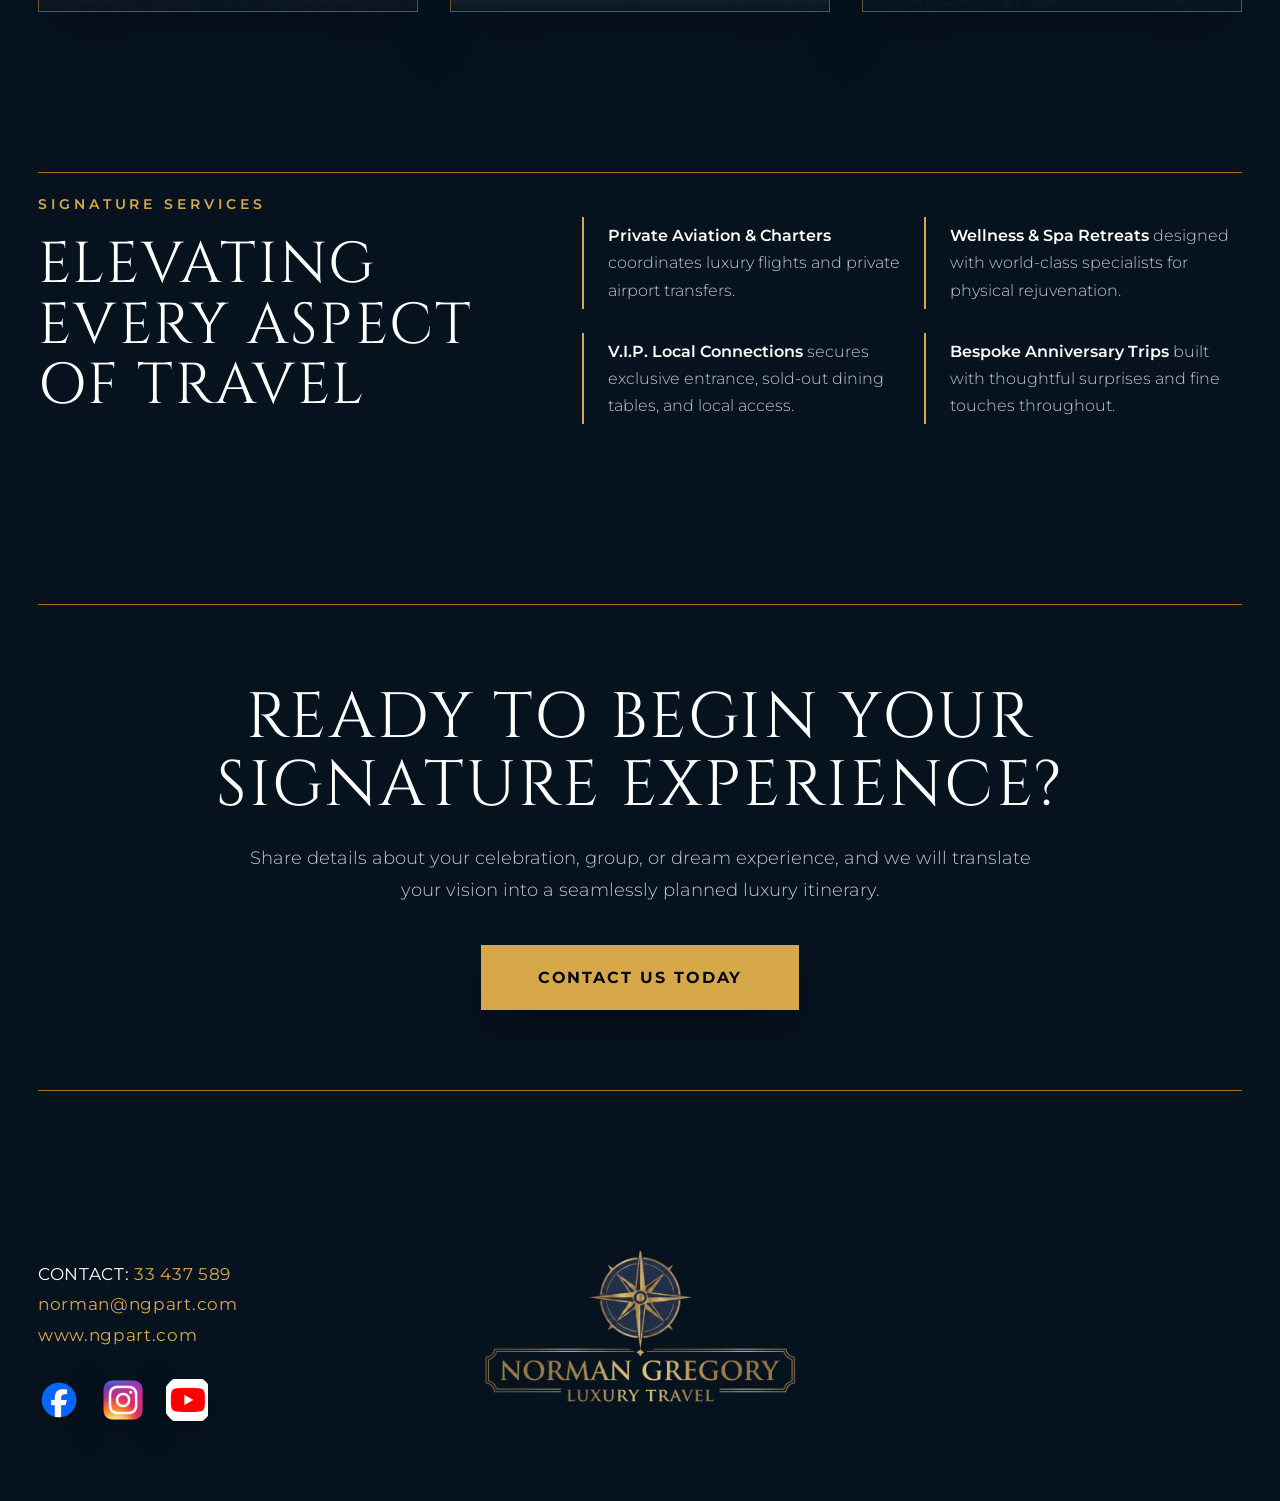
<file: experiences.html>
<!DOCTYPE html>
<html lang="en">
<head>
  <meta charset="UTF-8" />
  <meta name="viewport" content="width=device-width, initial-scale=1.0" />
  <title>Tailored Luxury Experiences | Norman Gregory Luxury Travel</title>
  <meta name="description" content="Discover tailored luxury travel experiences designed by Norman Gregory Luxury Travel, including African safaris, private yacht charters, wellness retreats, and culinary journeys." />
  <link rel="canonical" href="https://glaufer1.github.io/normangregory/experiences.html" />
  <link rel="stylesheet" href="style.css" />
</head>
<body>
  <div class="page">
    <header class="top-nav" aria-label="Site header">
      <div class="nav-inner">
        <input type="checkbox" id="menu-toggle" class="menu-toggle" />
        <label for="menu-toggle" class="mobile-label" aria-label="Open mobile menu"><span></span><span></span><span></span></label>

        <nav class="nav-left" aria-label="Left navigation">
          <a href="index.html">Home</a>
          <a href="blog.html">Blog</a>
          <a href="contact.html">Contact</a>
        </nav>

        <a class="brand" href="index.html" aria-label="Norman Gregory Luxury Travel home">
          <img src="./images/NORMAN GREGORY1.png" alt="Norman Gregory Luxury Travel logo" />
        </a>

        <nav class="nav-right" aria-label="Right navigation">
          <a href="destinations.html">Destinations</a>
          <a href="experiences.html">Experiences</a>
          <a href="hotels.html">Hotels</a>
        </nav>

        <nav class="mobile-menu" aria-label="Mobile navigation">
          <a href="index.html">Home</a>
          <a href="blog.html">Blog</a>
          <a href="contact.html">Contact</a>
          <a href="destinations.html">Destinations</a>
          <a href="experiences.html">Experiences</a>
          <a href="hotels.html">Hotels</a>
        </nav>
      </div>
    </header>

    <main>
      <section class="hero" aria-label="Tailored luxury travel experiences hero banner">
        <img class="hero-image" src="./images/TE1.webp" alt="Tailored safari wildlife luxury travel experience" loading="eager" fetchpriority="high" />
        <div class="hero-fade"></div>
        <div class="hero-content">
          <p class="eyebrow">Tailored Experiences</p>
          <h1>Moments<br />Designed For<br />Discerning Souls</h1>
          <p class="hero-copy">Luxury is not simply where you go; it is how the journey transforms you. We shape customized, private travel experiences that awaken curiosity, deliver absolute comfort, and create lasting memories.</p>
          <a class="gold-button" href="contact.html">Begin Your Journey</a>
        </div>
      </section>

      <section class="section featured-experiences">
        <div class="section-inner">
          <p class="section-kicker">Curated Categories</p>
          <h2 class="section-title">Designed Around Your Passions</h2>
          
          <div class="destination-grid">
            <article class="destination-card">
              <img src="./images/Safari Adventure.webp" alt="Exclusive wildlife game drive on African safari" />
              <div class="destination-copy">
                <h2>African Wildlife Safaris</h2>
                <p>Private game drives with veteran trackers, stays in high-luxury eco-lodges, hot air balloon flights over the Serengeti, and direct access to conservation projects.</p>
                <a class="destination-link" href="contact.html">Explore Safaris</a>
              </div>
            </article>

            <article class="destination-card">
              <img src="./images/Caribbean-Escapes.webp" alt="Private luxury yacht cruising turquoise ocean waters" />
              <div class="destination-copy">
                <h2>Private Yacht & Villa Charters</h2>
                <p>Sail the Caribbean or Mediterranean on fully staffed luxury catamarans, or reside in private villas with dedicated chefs, infinity pools, and secluded beachfronts.</p>
                <a class="destination-link" href="contact.html">Book Private Charter</a>
              </div>
            </article>

            <article class="destination-card">
              <img src="./images/When is the best time to visit Rome.webp" alt="Historic Rome landscape representing cultural journeys" />
              <div class="destination-copy">
                <h2>Culinary & Cultural Immersions</h2>
                <p>Exclusive after-hours museum entries, private wine tastings with sommeliers in Tuscany, hands-on cooking masterclasses with Michelin-starred chefs, and historical guiding.</p>
                <a class="destination-link" href="journeys.html">Explore Culture</a>
              </div>
            </article>
          </div>
        </div>
      </section>

      <section class="section trip-design-section">
        <div class="section-inner">
          <div class="intro-grid trip-design-intro">
            <div>
              <p class="section-kicker">Signature Services</p>
              <h2 class="section-title">Elevating Every Aspect of Travel</h2>
            </div>
            <div>
              <div class="specialty-list">
                <div class="specialty-item"><strong>Private Aviation & Charters</strong> coordinates luxury flights and private airport transfers.</div>
                <div class="specialty-item"><strong>Wellness & Spa Retreats</strong> designed with world-class specialists for physical rejuvenation.</div>
                <div class="specialty-item"><strong>V.I.P. Local Connections</strong> secures exclusive entrance, sold-out dining tables, and local access.</div>
                <div class="specialty-item"><strong>Bespoke Anniversary Trips</strong> built with thoughtful surprises and fine touches throughout.</div>
              </div>
            </div>
          </div>
        </div>
      </section>

      <section class="section"><div class="section-inner cta-band"><h2>Ready to Begin Your Signature Experience?</h2><p>Share details about your celebration, group, or dream experience, and we will translate your vision into a seamlessly planned luxury itinerary.</p><a class="gold-button" href="contact.html">Contact Us Today</a></div></section>
    </main>

    <footer class="footer">
      <div class="footer-inner">
        <div>
          <div class="contact-info">
            <p>Contact: <a href="tel:33437589">33 437 589</a></p>
            <p><a href="mailto:norman@ngpart.com">norman@ngpart.com</a></p>
            <p><a href="https://www.ngpart.com">www.ngpart.com</a></p>
          </div>
          <div class="contact-socials">
            <a href="#" aria-label="Facebook"><img src="./images/FB.png" alt="Facebook logo" /></a>
            <a href="#" aria-label="Instagram"><img src="./images/IG.png" alt="Instagram logo" /></a>
            <a href="#" aria-label="YouTube"><img src="./images/YT.png" alt="YouTube logo" /></a>
          </div>
        </div>
        <a class="footer-logo" href="index.html" aria-label="Norman Gregory Luxury Travel home">
          <img src="./images/NORMAN GREGORY1.png" alt="Norman Gregory Luxury Travel logo" />
        </a>
        <div></div>
      </div>
    </footer>
  </div>
</body>
</html>
</file>
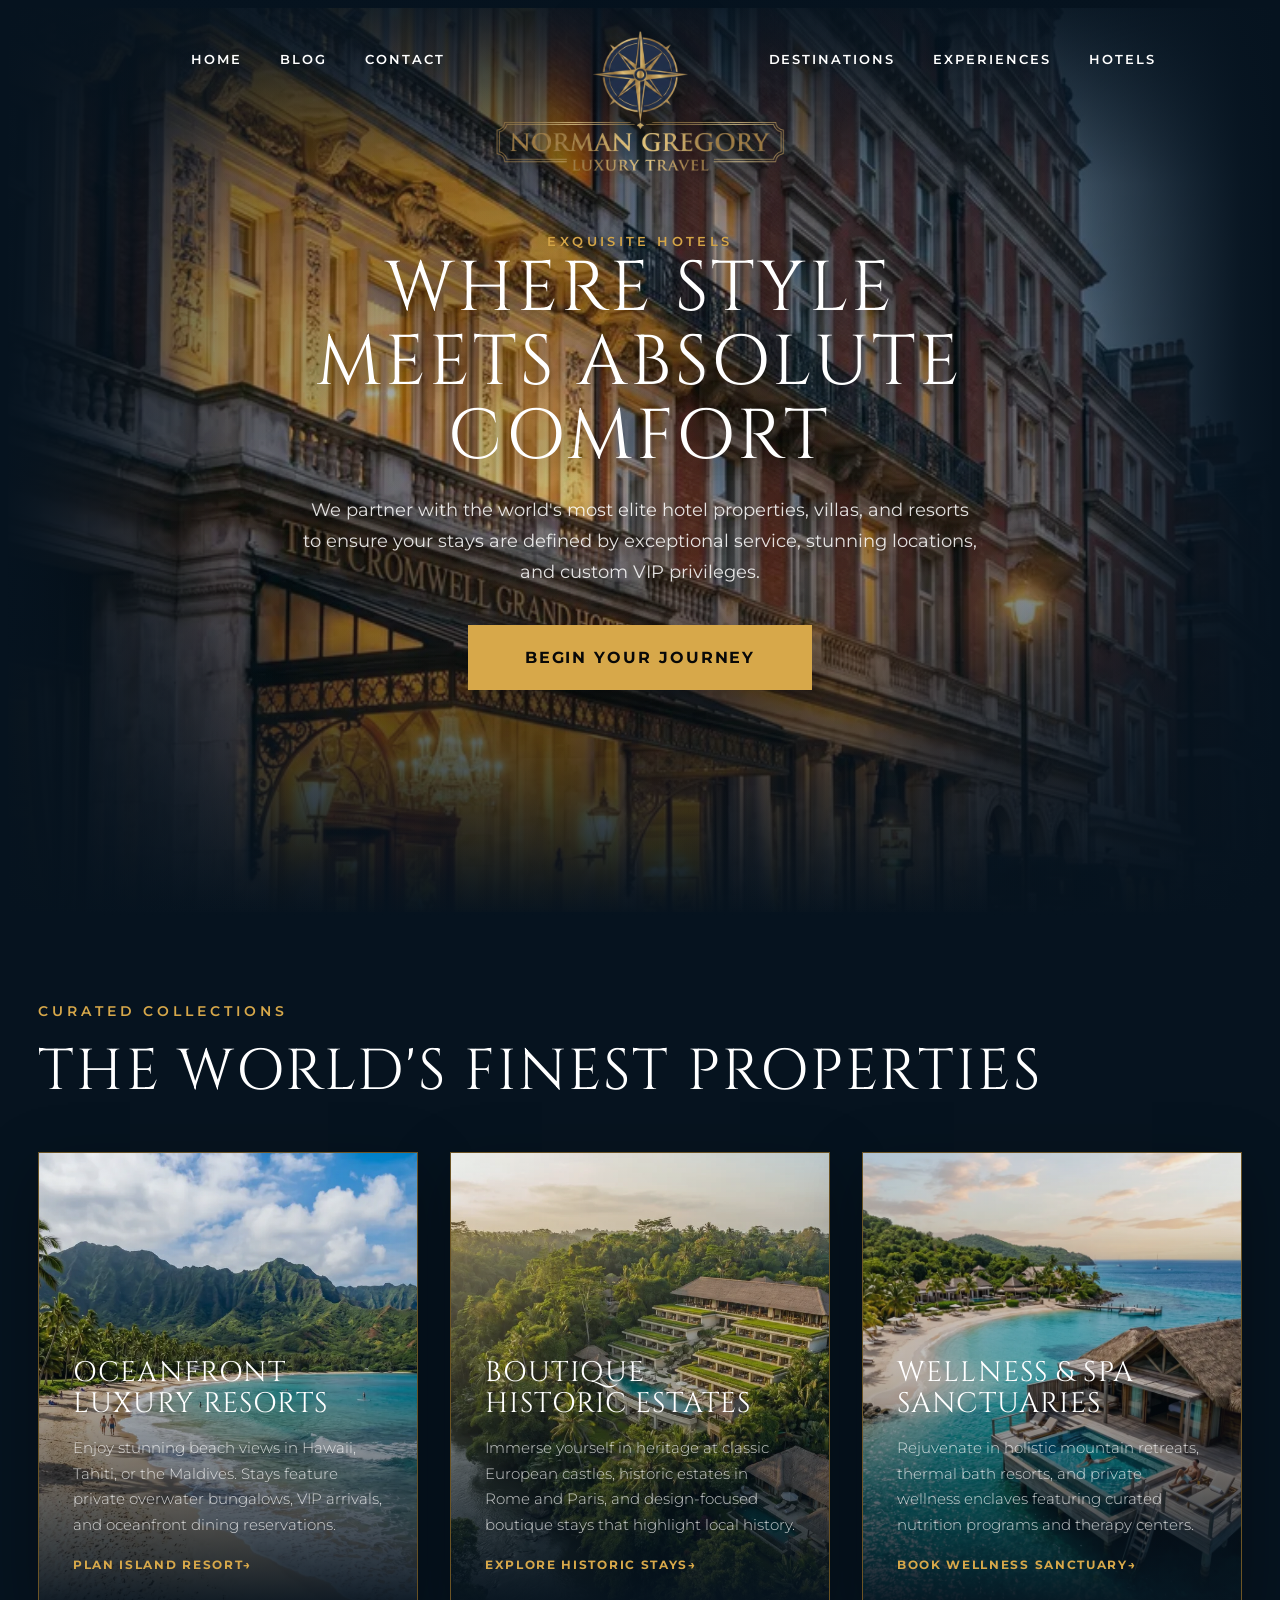
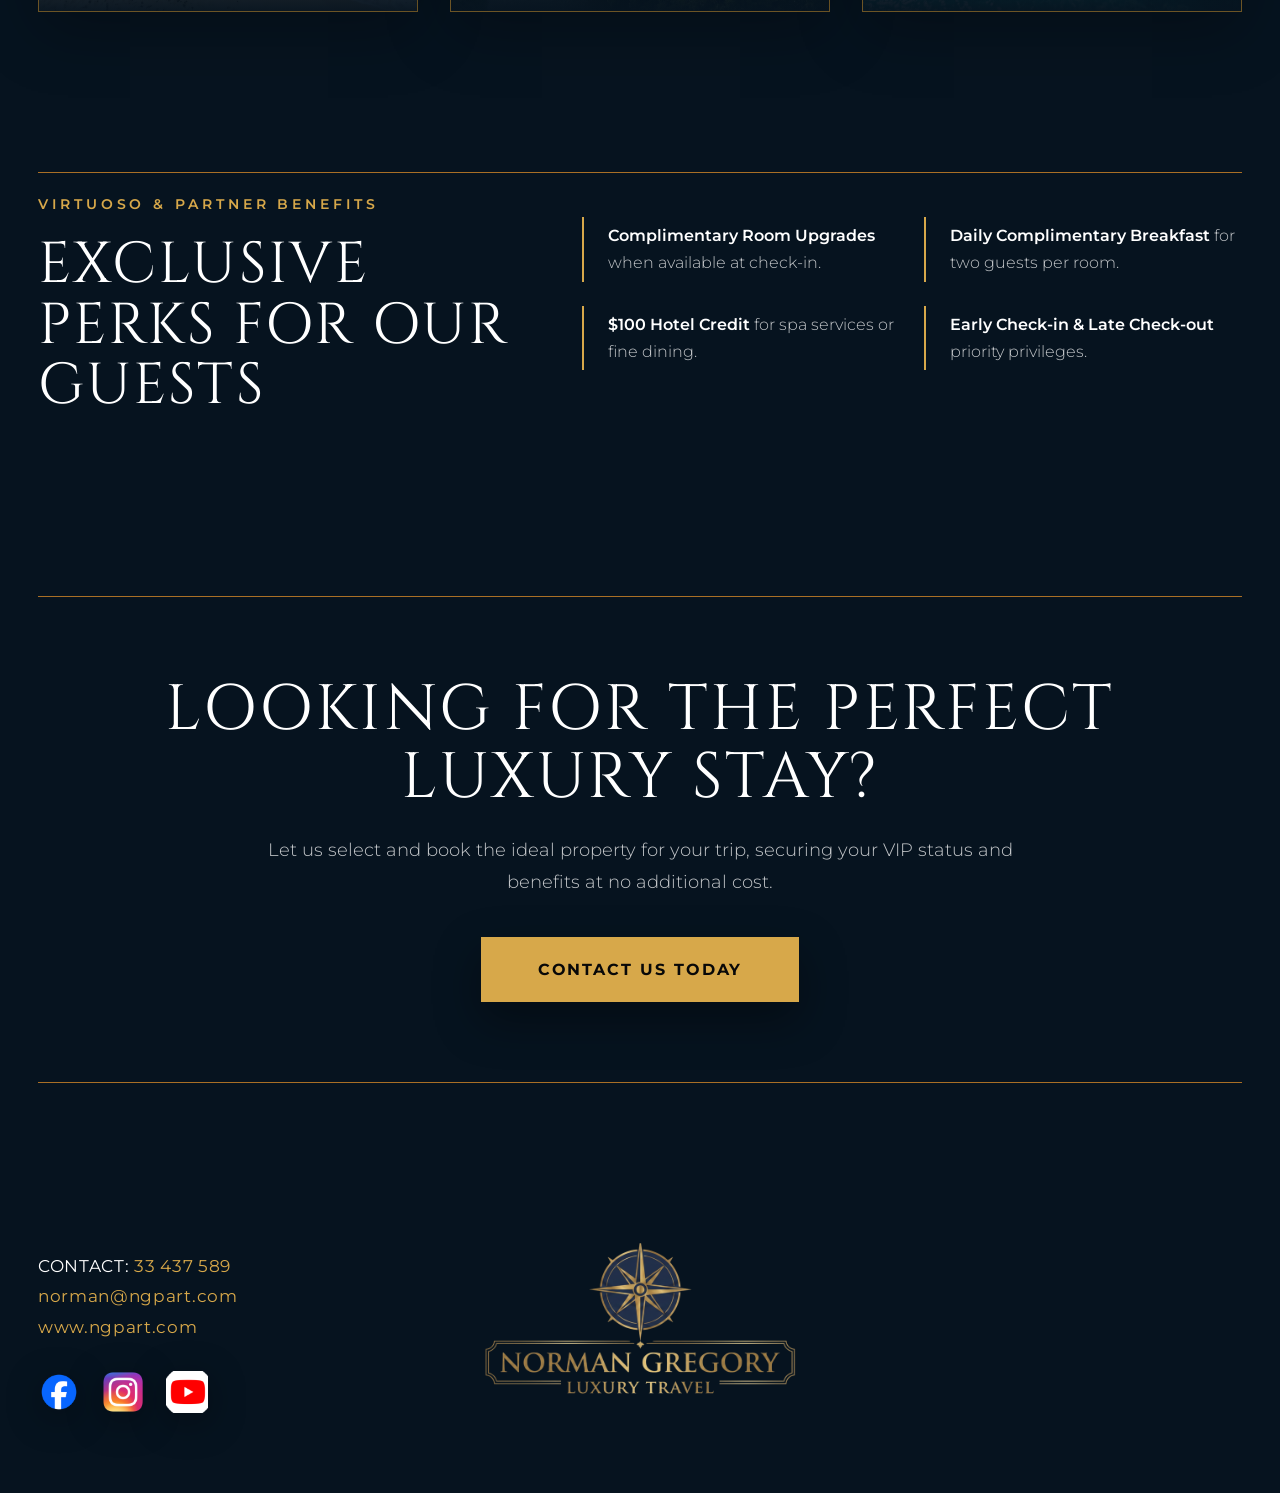
<file: hotels.html>
<!DOCTYPE html>
<html lang="en">
<head>
  <meta charset="UTF-8" />
  <meta name="viewport" content="width=device-width, initial-scale=1.0" />
  <title>Exquisite Luxury Hotels & Resorts | Norman Gregory Luxury Travel</title>
  <meta name="description" content="Discover world-class luxury hotels, boutique properties, Virtuoso resorts, and private villas curated by Norman Gregory Luxury Travel." />
  <link rel="canonical" href="https://glaufer1.github.io/normangregory/hotels.html" />
  <link rel="stylesheet" href="style.css" />
</head>
<body>
  <div class="page">
    <header class="top-nav" aria-label="Site header">
      <div class="nav-inner">
        <input type="checkbox" id="menu-toggle" class="menu-toggle" />
        <label for="menu-toggle" class="mobile-label" aria-label="Open mobile menu"><span></span><span></span><span></span></label>

        <nav class="nav-left" aria-label="Left navigation">
          <a href="index.html">Home</a>
          <a href="blog.html">Blog</a>
          <a href="contact.html">Contact</a>
        </nav>

        <a class="brand" href="index.html" aria-label="Norman Gregory Luxury Travel home">
          <img src="./images/NORMAN GREGORY1.png" alt="Norman Gregory Luxury Travel logo" />
        </a>

        <nav class="nav-right" aria-label="Right navigation">
          <a href="destinations.html">Destinations</a>
          <a href="experiences.html">Experiences</a>
          <a href="hotels.html">Hotels</a>
        </nav>

        <nav class="mobile-menu" aria-label="Mobile navigation">
          <a href="index.html">Home</a>
          <a href="blog.html">Blog</a>
          <a href="contact.html">Contact</a>
          <a href="destinations.html">Destinations</a>
          <a href="experiences.html">Experiences</a>
          <a href="hotels.html">Hotels</a>
        </nav>
      </div>
    </header>

    <main>
      <section class="hero" aria-label="Exquisite luxury hotels hero banner">
        <img class="hero-image" src="./images/EH1.webp" alt="Classic luxury hotel entrance and grand lobby service" loading="eager" fetchpriority="high" />
        <div class="hero-fade"></div>
        <div class="hero-content">
          <p class="eyebrow">Exquisite Hotels</p>
          <h1>Where Style<br />Meets Absolute<br />Comfort</h1>
          <p class="hero-copy">We partner with the world's most elite hotel properties, villas, and resorts to ensure your stays are defined by exceptional service, stunning locations, and custom VIP privileges.</p>
          <a class="gold-button" href="contact.html">Begin Your Journey</a>
        </div>
      </section>

      <section class="section featured-hotels">
        <div class="section-inner">
          <p class="section-kicker">Curated Collections</p>
          <h2 class="section-title">The World's Finest Properties</h2>
          
          <div class="destination-grid">
            <article class="destination-card">
              <img src="./images/Hawaii.webp" alt="Exotic oceanfront resort pool with palm trees" />
              <div class="destination-copy">
                <h2>Oceanfront Luxury Resorts</h2>
                <p>Enjoy stunning beach views in Hawaii, Tahiti, or the Maldives. Stays feature private overwater bungalows, VIP arrivals, and oceanfront dining reservations.</p>
                <a class="destination-link" href="contact.html">Plan Island Resort</a>
              </div>
            </article>

            <article class="destination-card">
              <img src="./images/Luxury Hotel.webp" alt="Historic luxury boutique hotel in Europe" />
              <div class="destination-copy">
                <h2>Boutique Historic Estates</h2>
                <p>Immerse yourself in heritage at classic European castles, historic estates in Rome and Paris, and design-focused boutique stays that highlight local history.</p>
                <a class="destination-link" href="contact.html">Explore Historic Stays</a>
              </div>
            </article>

            <article class="destination-card">
              <img src="./images/Escapes.webp" alt="Stunning wellness villa surrounded by lush landscapes" />
              <div class="destination-copy">
                <h2>Wellness & Spa Sanctuaries</h2>
                <p>Rejuvenate in holistic mountain retreats, thermal bath resorts, and private wellness enclaves featuring curated nutrition programs and therapy centers.</p>
                <a class="destination-link" href="contact.html">Book Wellness Sanctuary</a>
              </div>
            </article>
          </div>
        </div>
      </section>

      <section class="section trip-design-section">
        <div class="section-inner">
          <div class="intro-grid trip-design-intro">
            <div>
              <p class="section-kicker">Virtuoso & Partner Benefits</p>
              <h2 class="section-title">Exclusive Perks For Our Guests</h2>
            </div>
            <div>
              <div class="specialty-list">
                <div class="specialty-item"><strong>Complimentary Room Upgrades</strong> when available at check-in.</div>
                <div class="specialty-item"><strong>Daily Complimentary Breakfast</strong> for two guests per room.</div>
                <div class="specialty-item"><strong>$100 Hotel Credit</strong> for spa services or fine dining.</div>
                <div class="specialty-item"><strong>Early Check-in & Late Check-out</strong> priority privileges.</div>
              </div>
            </div>
          </div>
        </div>
      </section>

      <section class="section"><div class="section-inner cta-band"><h2>Looking for the Perfect Luxury Stay?</h2><p>Let us select and book the ideal property for your trip, securing your VIP status and benefits at no additional cost.</p><a class="gold-button" href="contact.html">Contact Us Today</a></div></section>
    </main>

    <footer class="footer">
      <div class="footer-inner">
        <div>
          <div class="contact-info">
            <p>Contact: <a href="tel:33437589">33 437 589</a></p>
            <p><a href="mailto:norman@ngpart.com">norman@ngpart.com</a></p>
            <p><a href="https://www.ngpart.com">www.ngpart.com</a></p>
          </div>
          <div class="contact-socials">
            <a href="#" aria-label="Facebook"><img src="./images/FB.png" alt="Facebook logo" /></a>
            <a href="#" aria-label="Instagram"><img src="./images/IG.png" alt="Instagram logo" /></a>
            <a href="#" aria-label="YouTube"><img src="./images/YT.png" alt="YouTube logo" /></a>
          </div>
        </div>
        <a class="footer-logo" href="index.html" aria-label="Norman Gregory Luxury Travel home">
          <img src="./images/NORMAN GREGORY1.png" alt="Norman Gregory Luxury Travel logo" />
        </a>
        <div></div>
      </div>
    </footer>
  </div>
</body>
</html>
</file>
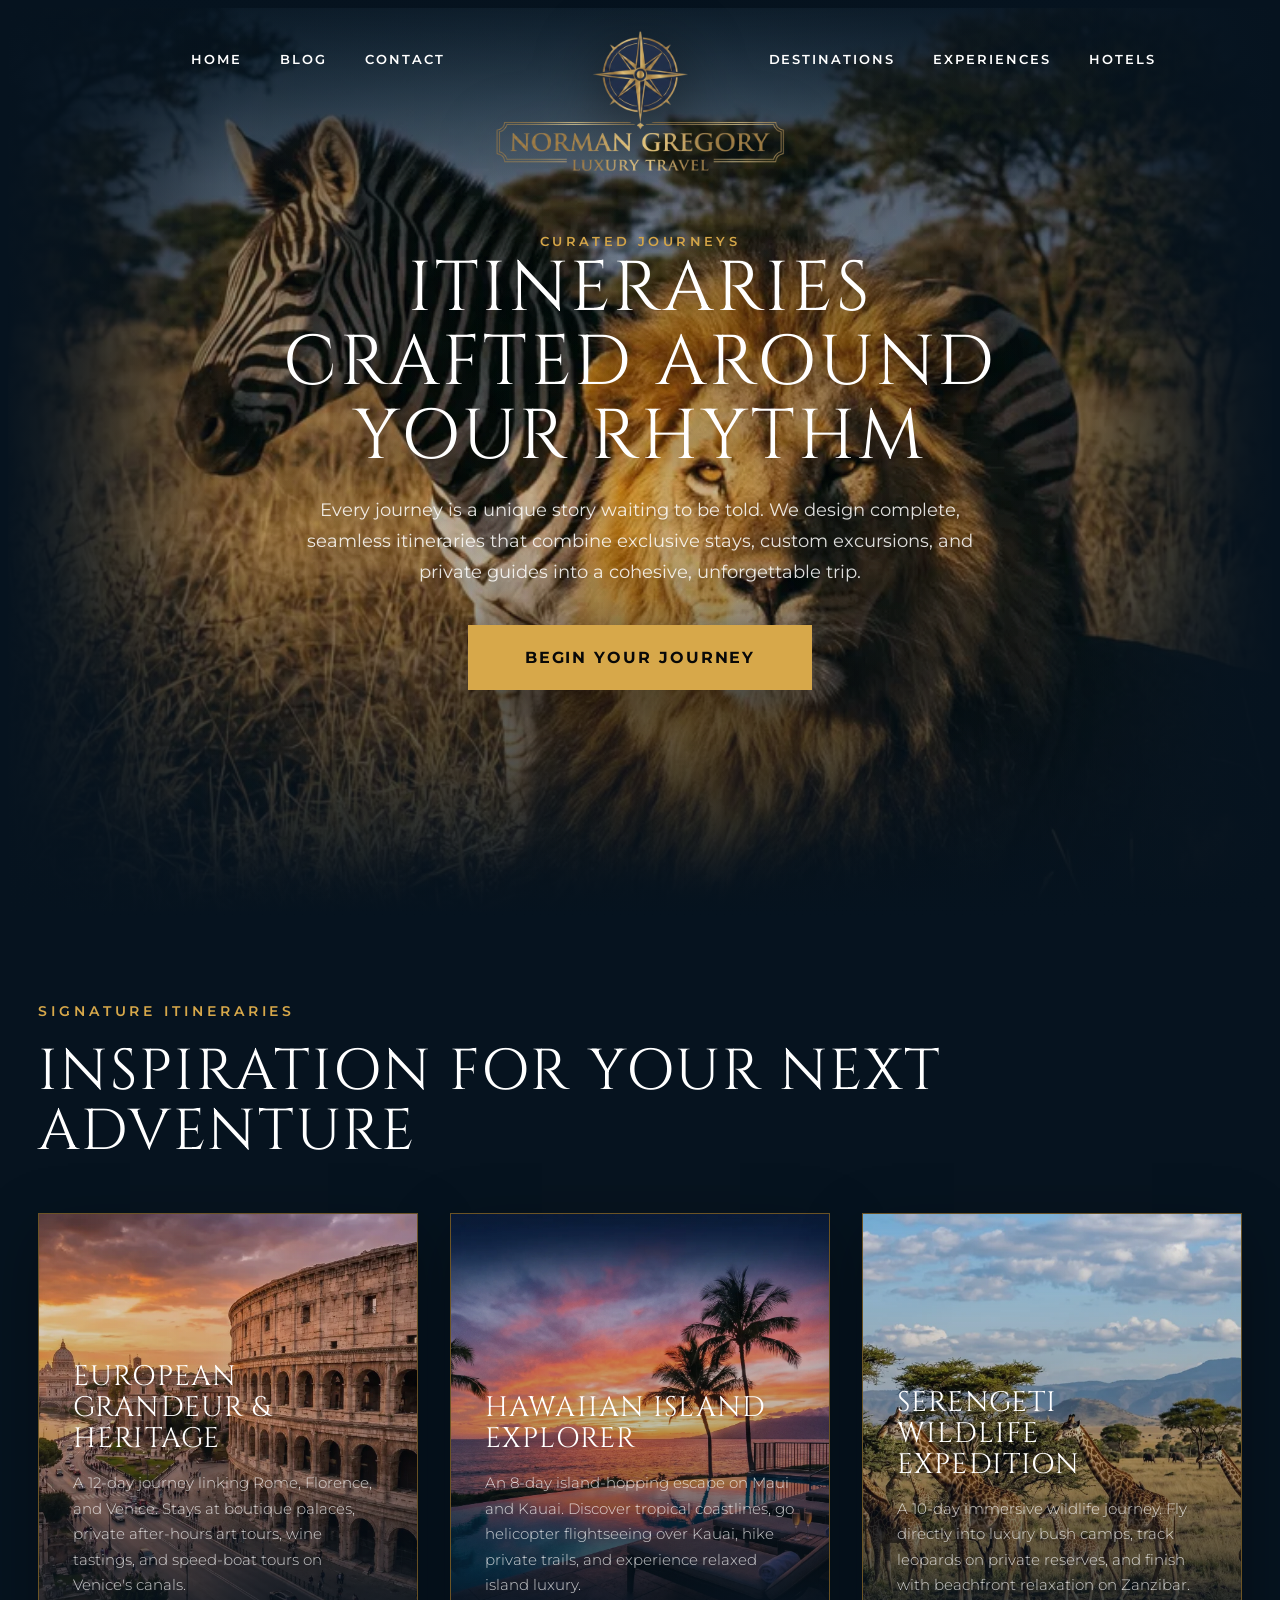
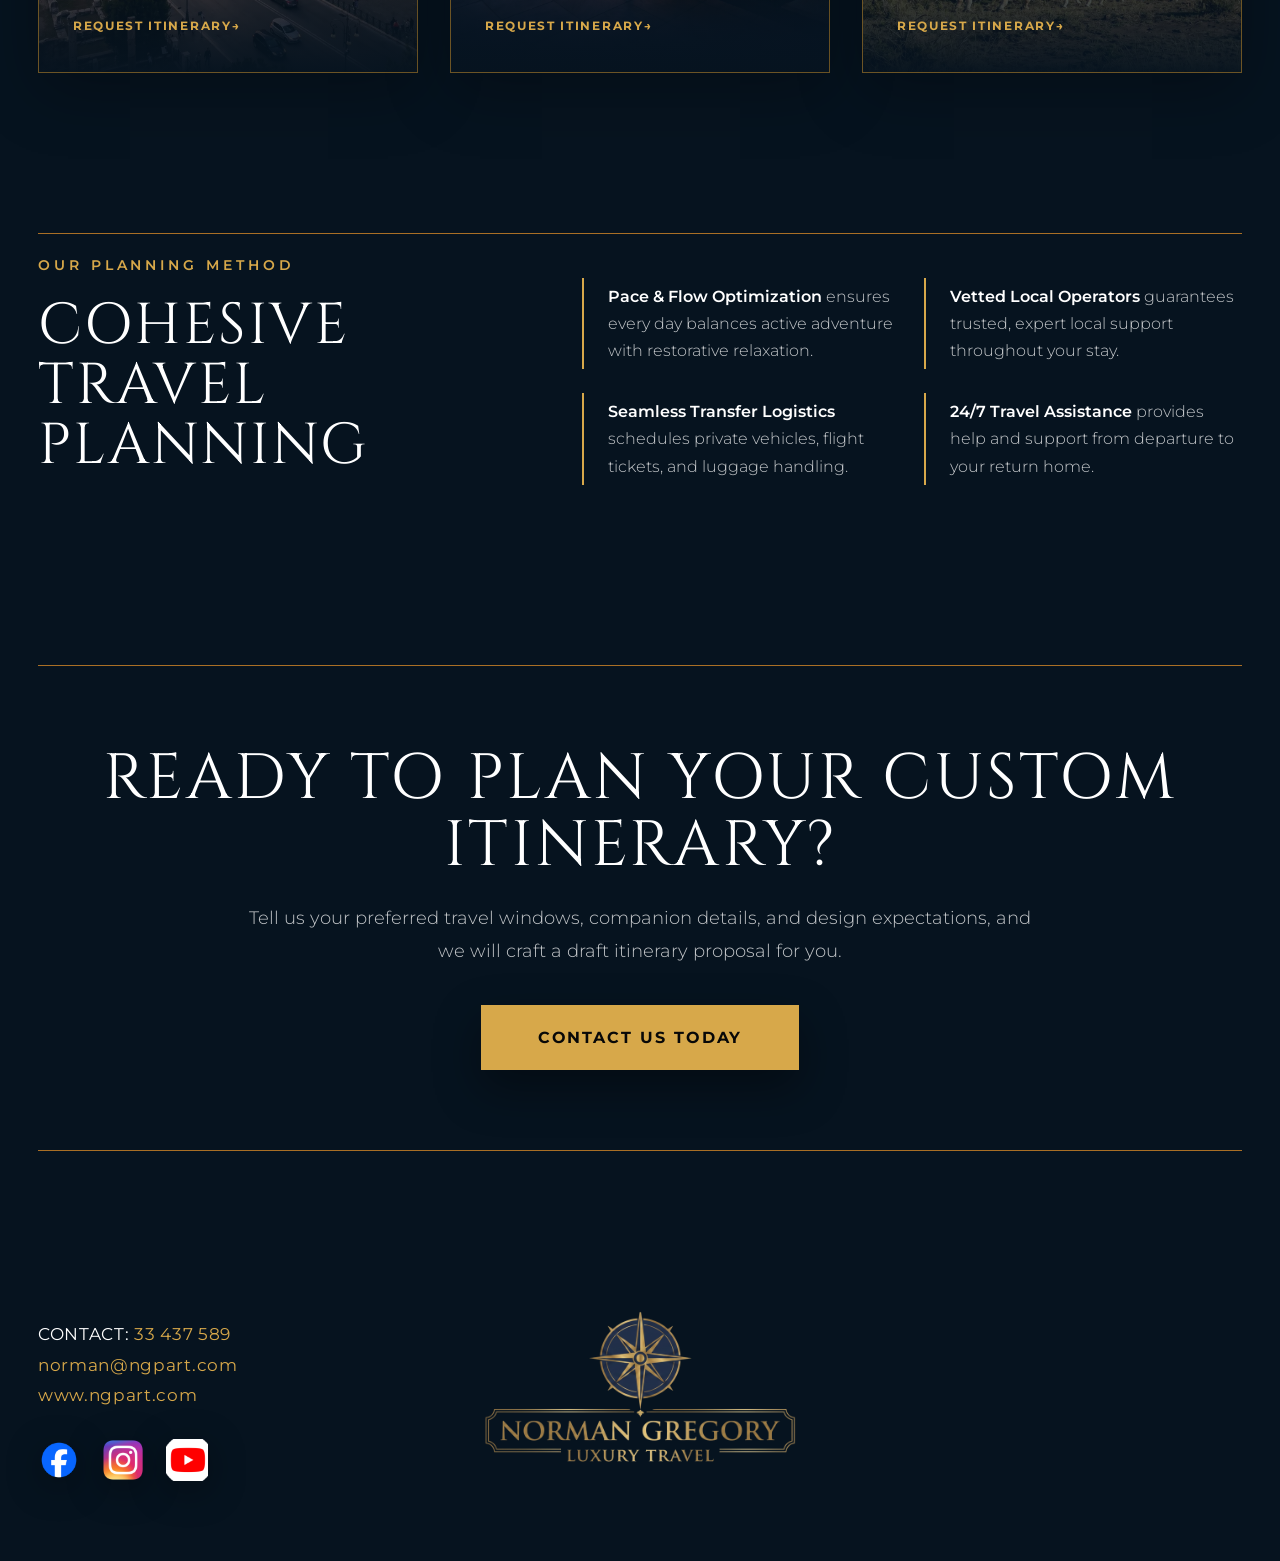
<file: journeys.html>
<!DOCTYPE html>
<html lang="en">
<head>
  <meta charset="UTF-8" />
  <meta name="viewport" content="width=device-width, initial-scale=1.0" />
  <title>Curated Luxury Journeys | Norman Gregory Luxury Travel</title>
  <meta name="description" content="Explore bespoke multi-day itineraries and curated journeys planned by Norman Gregory Luxury Travel, from European romance tours to African safaris." />
  <link rel="canonical" href="https://glaufer1.github.io/normangregory/journeys.html" />
  <link rel="stylesheet" href="style.css" />
</head>
<body>
  <div class="page">
    <header class="top-nav" aria-label="Site header">
      <div class="nav-inner">
        <input type="checkbox" id="menu-toggle" class="menu-toggle" />
        <label for="menu-toggle" class="mobile-label" aria-label="Open mobile menu"><span></span><span></span><span></span></label>

        <nav class="nav-left" aria-label="Left navigation">
          <a href="index.html">Home</a>
          <a href="blog.html">Blog</a>
          <a href="contact.html">Contact</a>
        </nav>

        <a class="brand" href="index.html" aria-label="Norman Gregory Luxury Travel home">
          <img src="./images/NORMAN GREGORY1.png" alt="Norman Gregory Luxury Travel logo" />
        </a>

        <nav class="nav-right" aria-label="Right navigation">
          <a href="destinations.html">Destinations</a>
          <a href="experiences.html">Experiences</a>
          <a href="hotels.html">Hotels</a>
        </nav>

        <nav class="mobile-menu" aria-label="Mobile navigation">
          <a href="index.html">Home</a>
          <a href="blog.html">Blog</a>
          <a href="contact.html">Contact</a>
          <a href="destinations.html">Destinations</a>
          <a href="experiences.html">Experiences</a>
          <a href="hotels.html">Hotels</a>
        </nav>
      </div>
    </header>

    <main>
      <section class="hero" aria-label="Curated luxury journeys hero banner">
        <img class="hero-image" src="./images/CJ1.webp" alt="Curated romantic luxury journey in Venice at sunset" loading="eager" fetchpriority="high" />
        <div class="hero-fade"></div>
        <div class="hero-content">
          <p class="eyebrow">Curated Journeys</p>
          <h1>Itineraries<br />Crafted Around<br />Your Rhythm</h1>
          <p class="hero-copy">Every journey is a unique story waiting to be told. We design complete, seamless itineraries that combine exclusive stays, custom excursions, and private guides into a cohesive, unforgettable trip.</p>
          <a class="gold-button" href="contact.html">Begin Your Journey</a>
        </div>
      </section>

      <section class="section featured-journeys">
        <div class="section-inner">
          <p class="section-kicker">Signature Itineraries</p>
          <h2 class="section-title">Inspiration For Your Next Adventure</h2>
          
          <div class="destination-grid">
            <article class="destination-card">
              <img src="./images/When is the best time to visit Rome.webp" alt="Stunning Roman colosseum at sunset representing European journeys" />
              <div class="destination-copy">
                <h2>European Grandeur & Heritage</h2>
                <p>A 12-day journey linking Rome, Florence, and Venice. Stays at boutique palaces, private after-hours art tours, wine tastings, and speed-boat tours on Venice's canals.</p>
                <a class="destination-link" href="contact.html">Request Itinerary</a>
              </div>
            </article>

            <article class="destination-card">
              <img src="./images/Hawaii1.webp" alt="Luxury resort in Hawaii with tropical sunset view" />
              <div class="destination-copy">
                <h2>Hawaiian Island Explorer</h2>
                <p>An 8-day island-hopping escape on Maui and Kauai. Discover tropical coastlines, go helicopter flightseeing over Kauai, hike private trails, and experience relaxed island luxury.</p>
                <a class="destination-link" href="contact.html">Request Itinerary</a>
              </div>
            </article>

            <article class="destination-card">
              <img src="./images/Africa.webp" alt="Beautiful African plains and sunset safari silhouette" />
              <div class="destination-copy">
                <h2>Serengeti Wildlife Expedition</h2>
                <p>A 10-day immersive wildlife journey. Fly directly into luxury bush camps, track leopards on private reserves, and finish with beachfront relaxation on Zanzibar.</p>
                <a class="destination-link" href="contact.html">Request Itinerary</a>
              </div>
            </article>
          </div>
        </div>
      </section>

      <section class="section trip-design-section">
        <div class="section-inner">
          <div class="intro-grid trip-design-intro">
            <div>
              <p class="section-kicker">Our Planning Method</p>
              <h2 class="section-title">Cohesive Travel Planning</h2>
            </div>
            <div>
              <div class="specialty-list">
                <div class="specialty-item"><strong>Pace & Flow Optimization</strong> ensures every day balances active adventure with restorative relaxation.</div>
                <div class="specialty-item"><strong>Vetted Local Operators</strong> guarantees trusted, expert local support throughout your stay.</div>
                <div class="specialty-item"><strong>Seamless Transfer Logistics</strong> schedules private vehicles, flight tickets, and luggage handling.</div>
                <div class="specialty-item"><strong>24/7 Travel Assistance</strong> provides help and support from departure to your return home.</div>
              </div>
            </div>
          </div>
        </div>
      </section>

      <section class="section"><div class="section-inner cta-band"><h2>Ready to Plan Your Custom Itinerary?</h2><p>Tell us your preferred travel windows, companion details, and design expectations, and we will craft a draft itinerary proposal for you.</p><a class="gold-button" href="contact.html">Contact Us Today</a></div></section>
    </main>

    <footer class="footer">
      <div class="footer-inner">
        <div>
          <div class="contact-info">
            <p>Contact: <a href="tel:33437589">33 437 589</a></p>
            <p><a href="mailto:norman@ngpart.com">norman@ngpart.com</a></p>
            <p><a href="https://www.ngpart.com">www.ngpart.com</a></p>
          </div>
          <div class="contact-socials">
            <a href="#" aria-label="Facebook"><img src="./images/FB.png" alt="Facebook logo" /></a>
            <a href="#" aria-label="Instagram"><img src="./images/IG.png" alt="Instagram logo" /></a>
            <a href="#" aria-label="YouTube"><img src="./images/YT.png" alt="YouTube logo" /></a>
          </div>
        </div>
        <a class="footer-logo" href="index.html" aria-label="Norman Gregory Luxury Travel home">
          <img src="./images/NORMAN GREGORY1.png" alt="Norman Gregory Luxury Travel logo" />
        </a>
        <div></div>
      </div>
    </footer>
  </div>
</body>
</html>
</file>
<file: style.css>
@import url('https://fonts.googleapis.com/css2?family=Cinzel:wght@400;600;700&family=Montserrat:ital,wght@0,300;0,400;0,500;0,600;0,700;1,300&display=swap');

:root {
  --navy: #06131f;
  --navy-dark: #020812;
  --navy-light: #10253a;
  --gold: #d7a84a;
  --gold-dark: #a96f25;
  --gold-light: #f0cf76;
  --white: #ffffff;
  --soft: rgba(255, 255, 255, 0.76);
  --glass-bg: rgba(6, 19, 31, 0.75);
  --glass-border: rgba(215, 168, 74, 0.25);
  --transition-smooth: all 0.35s cubic-bezier(0.25, 0.8, 0.25, 1);
}

/* Base Styles & Resets */
* {
  box-sizing: border-box;
  margin: 0;
  padding: 0;
}

html {
  scroll-behavior: smooth;
}

body {
  font-family: 'Montserrat', Arial, Helvetica, sans-serif;
  background: var(--navy);
  color: var(--white);
  line-height: 1.7;
  -webkit-font-smoothing: antialiased;
  -moz-osx-font-smoothing: grayscale;
}

a {
  color: inherit;
  text-decoration: none;
  transition: var(--transition-smooth);
}

img {
  max-width: 100%;
  display: block;
}

/* Typography Hierarchy */
h1, h2, h3, h4, .brand, .section-title, .cta-band h2, .card-copy h2, .destination-copy h2, summary {
  font-family: 'Cinzel', Georgia, "Times New Roman", serif;
  font-weight: 400;
  letter-spacing: 0.04em;
}

h1 {
  font-size: clamp(48px, 5.5vw, 92px);
  line-height: 1.05;
  text-transform: uppercase;
  letter-spacing: 0.045em;
  text-shadow: 0 8px 30px rgba(0, 0, 0, 0.65);
}

/* Layout Containers */
.page {
  min-height: 100vh;
  background: radial-gradient(circle at center top, var(--navy-light) 0%, var(--navy) 48%, var(--navy-dark) 100%);
}

.section {
  background: var(--navy);
  padding: 80px 38px;
}

.section-inner {
  max-width: 1360px;
  margin: 0 auto;
  width: 100%;
}

.section-kicker {
  color: var(--gold);
  text-transform: uppercase;
  letter-spacing: 0.28em;
  font-size: 14px;
  font-weight: 600;
}

.section-title {
  margin-top: 18px;
  font-size: clamp(38px, 4.5vw, 68px);
  line-height: 1.05;
  text-transform: uppercase;
}

.rich-copy {
  color: var(--soft);
  font-size: 18px;
  line-height: 1.85;
}

.rich-copy p + p {
  margin-top: 18px;
}

/* Glassmorphism Styles */
.glass-panel {
  background: var(--glass-bg);
  backdrop-filter: blur(14px);
  -webkit-backdrop-filter: blur(14px);
  border: 1px solid var(--glass-border);
  box-shadow: 0 20px 50px rgba(0, 0, 0, 0.4);
}

/* Navigation Header */
.top-nav {
  position: absolute;
  top: 0;
  left: 0;
  right: 0;
  z-index: 20;
  padding: 26px 34px;
}

.nav-inner {
  position: relative;
  max-width: 1440px;
  min-height: 145px;
  margin: 0 auto;
  display: grid;
  grid-template-columns: minmax(0, 1fr) auto minmax(0, 1fr);
  align-items: start;
  gap: clamp(22px, 3vw, 56px);
}

.nav-left, .nav-right {
  display: flex;
  align-items: center;
  justify-content: center;
  gap: clamp(28px, 3vw, 58px);
  color: var(--white);
  font-size: 13px;
  text-transform: uppercase;
  letter-spacing: 0.15em;
  font-weight: 600;
  padding-top: 22px;
  white-space: nowrap;
}

.nav-left {
  grid-column: 1;
}

.nav-right {
  grid-column: 3;
}

.nav-left a, .nav-right a {
  position: relative;
  padding-bottom: 4px;
}

.nav-left a::after, .nav-right a::after {
  content: '';
  position: absolute;
  bottom: 0;
  left: 50%;
  width: 0;
  height: 1.5px;
  background: var(--gold);
  transition: var(--transition-smooth);
  transform: translateX(-50%);
}

.nav-left a:hover::after, .nav-right a:hover::after {
  width: 100%;
}

.nav-left a:hover, .nav-right a:hover, .mobile-menu a:hover {
  color: var(--gold);
}

.brand {
  position: absolute;
  left: 50%;
  top: 0;
  transform: translateX(-50%);
  text-align: center;
  min-width: 340px;
  z-index: 2;
}

.brand img {
  width: 312px;
  margin: 0 auto;
  filter: drop-shadow(0 14px 32px rgba(0, 0, 0, 0.55));
  transition: var(--transition-smooth);
}

.brand img:hover {
  transform: scale(1.02);
}

/* Mobile Menu */
.menu-toggle {
  display: none;
}

.mobile-label {
  display: none;
  width: 42px;
  flex-direction: column;
  gap: 8px;
  cursor: pointer;
  position: absolute;
  left: 0;
  top: 18px;
  z-index: 4;
}

.mobile-label span {
  height: 2px;
  background: var(--white);
  display: block;
  transition: var(--transition-smooth);
}

.mobile-menu {
  display: none;
}

/* Hero Section */
.hero {
  position: relative;
  min-height: 920px;
  display: flex;
  align-items: center;
  justify-content: center;
  text-align: center;
  overflow: hidden;
  background: var(--navy);
}

.hero-image {
  position: absolute;
  inset: 8px;
  width: calc(100% - 16px);
  height: calc(100% - 16px);
  object-fit: cover;
  object-position: center;
  opacity: 0.95;
  z-index: 0;
  transition: transform 1.2s ease-out;
}

.hero:hover .hero-image {
  transform: scale(1.03);
}

.hero-fade {
  position: absolute;
  inset: 0;
  z-index: 1;
  pointer-events: none;
  background: 
    linear-gradient(90deg, var(--navy) 0%, rgba(6, 19, 31, 0.90) 3%, rgba(6, 19, 31, 0.12) 18%, rgba(6, 19, 31, 0.04) 50%, rgba(6, 19, 31, 0.22) 82%, rgba(6, 19, 31, 0.94) 97%, var(--navy) 100%),
    linear-gradient(180deg, rgba(6, 19, 31, 0.88) 0%, rgba(6, 19, 31, 0.22) 20%, rgba(6, 19, 31, 0.08) 58%, rgba(6, 19, 31, 0.78) 92%, var(--navy) 100%),
    radial-gradient(ellipse at center, rgba(0, 0, 0, 0) 0%, rgba(0, 0, 0, 0.16) 52%, rgba(6, 19, 31, 0.65) 92%);
}

.hero-content {
  position: relative;
  z-index: 2;
  width: min(920px, calc(100% - 36px));
  animation: fadeInUp 1.2s cubic-bezier(0.25, 0.8, 0.25, 1) both;
}

.eyebrow {
  color: var(--gold);
  text-transform: uppercase;
  letter-spacing: 0.26em;
  font-size: clamp(10px, 1.2vw, 13px);
  font-weight: 600;
}

.subhead {
  margin-top: 30px;
  color: rgba(255, 255, 255, 0.9);
  text-transform: uppercase;
  letter-spacing: 0.33em;
  font-size: clamp(14px, 2vw, 22px);
  text-shadow: 0 6px 18px rgba(0, 0, 0, 0.65);
}

.hero-copy {
  margin: 22px auto 0;
  max-width: 680px;
  color: rgba(255, 255, 255, 0.86);
  font-size: clamp(14px, 1.6vw, 18px);
  line-height: 1.7;
  text-shadow: 0 6px 18px rgba(0, 0, 0, 0.65);
}

.hero-socials {
  margin-top: 28px;
  display: flex;
  align-items: center;
  justify-content: center;
  gap: clamp(18px, 3vw, 28px);
}

.hero-socials a {
  display: inline-flex;
  align-items: center;
  justify-content: center;
}

.hero-socials a:hover {
  transform: translateY(-3px) scale(1.08);
  opacity: 0.95;
}

.hero-socials img {
  width: clamp(34px, 4.2vw, 50px);
  height: clamp(34px, 4.2vw, 50px);
  object-fit: contain;
  filter: drop-shadow(0 8px 18px rgba(0, 0, 0, 0.45));
}

/* Buttons */
.gold-button, .hero-button {
  display: inline-flex;
  margin-top: 38px;
  padding: 18px 56px;
  background: var(--gold);
  color: #080808;
  text-transform: uppercase;
  letter-spacing: 0.12em;
  font-weight: 700;
  box-shadow: 0 18px 46px rgba(0, 0, 0, 0.38);
  border: 1px solid var(--gold);
  transition: var(--transition-smooth);
}

.gold-button:hover, .hero-button:hover {
  background: var(--gold-light);
  border-color: var(--gold-light);
  transform: translateY(-3px);
  box-shadow: 0 22px 50px rgba(215, 168, 74, 0.25);
}

/* Feature Grid Cards (Homepage) */
.cards-section {
  padding: 0 38px;
  background: var(--navy);
}

.cards-grid {
  max-width: 1360px;
  margin: 0 auto;
  padding: 60px 0;
  border-top: 1px solid var(--gold-dark);
  border-bottom: 1px solid var(--gold-dark);
  display: grid;
  grid-template-columns: repeat(4, 1fr);
  gap: 32px;
}

.feature-card {
  position: relative;
  min-height: 520px;
  border: 1px solid var(--gold);
  overflow: hidden;
  background: #000;
  box-shadow: 0 18px 60px rgba(0, 0, 0, 0.35);
  transition: var(--transition-smooth);
}

.feature-card > img {
  width: 100%;
  height: 100%;
  position: absolute;
  inset: 0;
  object-fit: cover;
  transition: transform 0.8s cubic-bezier(0.25, 0.8, 0.25, 1);
}

.feature-card:hover {
  border-color: var(--gold-light);
  box-shadow: 0 25px 70px rgba(0, 0, 0, 0.55);
}

.feature-card:hover > img {
  transform: scale(1.08);
}

.feature-card::after {
  content: "";
  position: absolute;
  inset: 0;
  background: linear-gradient(to top, rgba(6, 19, 31, 0.96), rgba(6, 19, 31, 0.14), transparent);
  z-index: 1;
}

.card-copy {
  position: absolute;
  z-index: 2;
  left: 24px;
  right: 24px;
  bottom: 32px;
  text-align: center;
  display: flex;
  flex-direction: column;
  align-items: center;
}

.card-copy h2 {
  width: 100%;
  text-align: center;
  font-size: clamp(24px, 2.2vw, 35px);
  line-height: 1.1;
  text-transform: uppercase;
  text-shadow: 0 6px 18px rgba(0, 0, 0, 0.65);
}

.compass-line {
  margin-top: 30px;
  color: var(--gold);
  display: flex;
  align-items: center;
  justify-content: center;
  gap: 14px;
  font-size: 34px;
}

.compass-line span:first-child, .compass-line span:last-child {
  width: 48px;
  height: 1px;
  background: var(--gold);
  display: block;
  transition: var(--transition-smooth);
}

.mini-mark {
  width: 34px;
  height: 34px;
  object-fit: contain;
  flex: 0 0 34px;
  transition: var(--transition-smooth);
}

/* Compass Card Micro-animations */
.feature-card:hover .mini-mark {
  transform: rotate(45deg);
}

.feature-card:hover .compass-line span:first-child,
.feature-card:hover .compass-line span:last-child {
  width: 64px;
}

/* Destination Grid Cards (Destinations Page) */
.destination-grid {
  display: grid;
  grid-template-columns: repeat(3, 1fr);
  gap: 32px;
  margin-top: 50px;
}

.destination-card {
  position: relative;
  min-height: 460px;
  overflow: hidden;
  border: 1px solid rgba(215, 168, 74, 0.5);
  background: #000;
  box-shadow: 0 18px 60px rgba(0, 0, 0, 0.28);
  transition: var(--transition-smooth);
}

.destination-card img {
  position: absolute;
  inset: 0;
  width: 100%;
  height: 100%;
  object-fit: cover;
  transition: transform 0.8s cubic-bezier(0.25, 0.8, 0.25, 1);
}

.destination-card:hover {
  border-color: var(--gold);
  box-shadow: 0 25px 70px rgba(0, 0, 0, 0.5);
}

.destination-card:hover img {
  transform: scale(1.07);
}

.destination-card::after {
  content: "";
  position: absolute;
  inset: 0;
  background: linear-gradient(to top, rgba(6, 19, 31, 0.98), rgba(6, 19, 31, 0.28), rgba(6, 19, 31, 0.05));
  z-index: 1;
}

.destination-copy {
  position: absolute;
  left: 0;
  right: 0;
  bottom: 0;
  z-index: 2;
  padding: 34px;
}

.destination-copy h2 {
  font-size: clamp(26px, 2.2vw, 36px);
  line-height: 1.1;
  text-transform: uppercase;
}

.destination-copy p {
  margin-top: 15px;
  color: rgba(255, 255, 255, 0.78);
  line-height: 1.7;
  font-size: 15px;
  font-weight: 300;
}

.destination-link {
  display: inline-block;
  margin-top: 18px;
  color: var(--gold);
  text-transform: uppercase;
  letter-spacing: 0.14em;
  font-size: 12px;
  font-weight: 700;
  position: relative;
}

.destination-link::after {
  content: ' →';
  display: inline-block;
  transition: transform 0.25s ease;
}

.destination-link:hover::after {
  transform: translateX(4px);
}

/* Details and Specialty Styles */
.intro-grid {
  display: grid;
  grid-template-columns: 0.85fr 1.15fr;
  gap: 56px;
  align-items: start;
  border-top: 1px solid var(--gold-dark);
  padding: 60px 0;
}

.compact-intro {
  grid-template-columns: 0.62fr 1.38fr;
  gap: 46px;
  margin-top: 60px;
  padding: 40px 0 20px;
}

.compact-intro .section-title {
  font-size: clamp(28px, 2.8vw, 42px);
  line-height: 1.1;
}

.compact-intro .rich-copy {
  font-size: 16.5px;
  line-height: 1.8;
  font-weight: 300;
}

.compact-intro .section-kicker {
  font-size: 12px;
  letter-spacing: 0.23em;
  white-space: nowrap;
}

.process {
  display: grid;
  grid-template-columns: repeat(4, 1fr);
  gap: 24px;
  margin-top: 50px;
}

.process-step {
  border: 1px solid rgba(215, 168, 74, 0.35);
  padding: 34px;
  background: rgba(0, 0, 0, 0.18);
  min-height: 230px;
  transition: var(--transition-smooth);
}

.process-step:hover {
  border-color: var(--gold);
  background: rgba(0, 0, 0, 0.3);
  transform: translateY(-2px);
}

.step-number {
  color: var(--gold);
  font-family: 'Cinzel', serif;
  font-size: 48px;
  line-height: 1;
}

.process-step h3 {
  margin-top: 16px;
  font-size: 24px;
  text-transform: uppercase;
}

.process-step p {
  margin-top: 12px;
  color: var(--soft);
  font-size: 14px;
  line-height: 1.7;
  font-weight: 300;
}

.specialty-list {
  display: grid;
  grid-template-columns: repeat(2, 1fr);
  gap: 24px;
  margin-top: 24px;
}

.specialty-item {
  border-left: 2px solid var(--gold);
  padding: 5px 0 5px 24px;
  color: var(--soft);
  font-size: 16px;
  line-height: 1.7;
  font-weight: 300;
}

.specialty-item strong {
  color: #fff;
  font-weight: 600;
}

.travel-type-grid {
  display: grid;
  grid-template-columns: repeat(4, 1fr);
  gap: 20px;
  margin: 20px 0 0;
  max-width: 100%;
  border-bottom: 1px solid var(--gold-dark);
  padding-bottom: 40px;
  width: 100%;
}

.trip-design-intro {
  border-top: 1px solid var(--gold-dark);
  border-bottom: 0;
  padding-top: 20px;
  padding-bottom: 20px;
}

.travel-type-card {
  border: 1px solid rgba(215, 168, 74, 0.45);
  background: rgba(0, 0, 0, 0.22);
  overflow: hidden;
  box-shadow: 0 18px 50px rgba(0, 0, 0, 0.25);
  transition: var(--transition-smooth);
}

.travel-type-card img {
  width: 100%;
  aspect-ratio: 1/1;
  object-fit: cover;
  transition: transform 0.8s cubic-bezier(0.25, 0.8, 0.25, 1);
}

.travel-type-card:hover {
  border-color: var(--gold);
}

.travel-type-card:hover img {
  transform: scale(1.06);
}

.travel-type-card h3 {
  text-align: center;
  padding: 16px 8px 18px;
  font-size: clamp(16px, 1.35vw, 22px);
  text-transform: uppercase;
  color: #fff;
}

/* FAQ Styles */
.faq-wrap {
  margin-top: 50px;
  border-top: 1px solid rgba(215, 168, 74, 0.35);
}

details {
  border-bottom: 1px solid rgba(215, 168, 74, 0.2);
  padding: 24px 0;
  transition: var(--transition-smooth);
}

summary {
  cursor: pointer;
  font-size: 22px;
  text-transform: uppercase;
  letter-spacing: 0.035em;
  outline: none;
  list-style: none;
  display: flex;
  justify-content: space-between;
  align-items: center;
  transition: color 0.25s ease;
}

summary::-webkit-details-marker {
  display: none;
}

summary::after {
  content: '+';
  font-family: 'Montserrat', sans-serif;
  font-size: 26px;
  color: var(--gold);
  transition: transform 0.35s ease;
}

details[open] summary::after {
  transform: rotate(45deg);
  color: var(--gold-light);
}

summary:hover {
  color: var(--gold);
}

details p {
  margin-top: 16px;
  color: var(--soft);
  line-height: 1.8;
  max-width: 980px;
  font-size: 16px;
  font-weight: 300;
  animation: fadeIn 0.4s ease-out;
}

@keyframes fadeIn {
  from { opacity: 0; transform: translateY(-5px); }
  to { opacity: 1; transform: translateY(0); }
}

@keyframes fadeInUp {
  from {
    opacity: 0;
    transform: translateY(30px);
  }
  to {
    opacity: 1;
    transform: translateY(0);
  }
}

/* Scroll Indicator styles */
.scroll-indicator {
  position: absolute;
  bottom: 40px;
  left: 50%;
  transform: translateX(-50%);
  z-index: 2;
  display: flex;
  flex-direction: column;
  align-items: center;
  opacity: 0.7;
  transition: var(--transition-smooth);
}

.scroll-indicator:hover {
  opacity: 1;
}

.mouse-wheel {
  width: 26px;
  height: 42px;
  border: 2px solid var(--gold);
  border-radius: 15px;
  position: relative;
}

.mouse-wheel::after {
  content: '';
  width: 4px;
  height: 8px;
  background: var(--gold);
  position: absolute;
  top: 8px;
  left: 50%;
  transform: translateX(-50%);
  border-radius: 2px;
  animation: scrollMouse 1.8s infinite;
}

@keyframes scrollMouse {
  0% { opacity: 1; transform: translate(-50%, 0); }
  50% { opacity: 0.3; transform: translate(-50%, 8px); }
  100% { opacity: 1; transform: translate(-50%, 0); }
}

/* Contact Section & Forms */
.contact-section {
  background: var(--navy);
  padding: 80px 38px;
}

.contact-wrap {
  max-width: 1360px;
  margin: 0 auto;
  display: grid;
  grid-template-columns: 0.9fr 1.1fr;
  gap: 80px;
  align-items: start;
}

.contact-kicker {
  color: var(--gold);
  text-transform: uppercase;
  letter-spacing: 0.28em;
  font-size: 14px;
}

.contact-title {
  margin-top: 18px;
  font-size: clamp(40px, 5vw, 72px);
  line-height: 0.95;
  text-transform: uppercase;
}

.contact-copy {
  margin-top: 24px;
  color: var(--soft);
  font-size: 18px;
  line-height: 1.8;
  max-width: 580px;
  font-weight: 300;
}

.contact-info {
  margin-top: 28px;
  font-size: 17px;
  line-height: 1.8;
  text-transform: uppercase;
  letter-spacing: 0.04em;
}

.contact-info a {
  color: var(--gold);
  text-transform: none;
}

.contact-info a:hover {
  color: var(--white);
}

.contact-socials {
  margin-top: 28px;
  display: flex;
  align-items: center;
  justify-content: flex-start;
  gap: 22px;
}

.contact-socials a {
  display: inline-flex;
  align-items: center;
  justify-content: center;
}

.contact-socials a:hover {
  transform: translateY(-3px) scale(1.08);
}

.contact-socials img {
  width: clamp(32px, 3.5vw, 42px);
  height: clamp(32px, 3.5vw, 42px);
  object-fit: contain;
  filter: drop-shadow(0 8px 18px rgba(0, 0, 0, 0.35));
}

.contact-form {
  background: var(--glass-bg);
  backdrop-filter: blur(14px);
  -webkit-backdrop-filter: blur(14px);
  border: 1px solid var(--glass-border);
  padding: 44px;
  box-shadow: 0 25px 70px rgba(0, 0, 0, 0.4);
}

.form-grid {
  display: grid;
  grid-template-columns: 1fr 1fr;
  gap: 20px;
}

.contact-form label {
  display: block;
}

.contact-form span {
  display: block;
  margin-bottom: 9px;
  color: var(--gold);
  font-size: 12px;
  text-transform: uppercase;
  letter-spacing: 0.22em;
  font-weight: 600;
}

.contact-form input, .contact-form textarea {
  width: 100%;
  background: #081928;
  border: 1px solid rgba(255, 255, 255, 0.22);
  color: var(--white);
  padding: 16px 18px;
  font-size: 16px;
  outline: none;
  font-family: 'Montserrat', sans-serif;
  border-radius: 0;
  transition: var(--transition-smooth);
}

.contact-form input:focus, .contact-form textarea:focus {
  border-color: var(--gold);
  background: #0a2133;
}

.full-field {
  margin-top: 20px;
}

.contact-form textarea {
  min-height: 160px;
  resize: vertical;
}

.send-button {
  margin-top: 22px;
  background: var(--gold);
  color: #080808;
  border: none;
  padding: 16px 48px;
  text-transform: uppercase;
  letter-spacing: 0.14em;
  font-weight: 700;
  cursor: pointer;
  box-shadow: 0 10px 30px rgba(0, 0, 0, 0.2);
  transition: var(--transition-smooth);
}

.send-button:hover {
  background: var(--gold-light);
  transform: translateY(-2px);
  box-shadow: 0 15px 35px rgba(215, 168, 74, 0.2);
}

.form-status {
  margin-top: 18px;
  color: rgba(255, 255, 255, 0.76);
  font-size: 14px;
  line-height: 1.6;
}

/* CTA Band */
.cta-band {
  text-align: center;
  border-top: 1px solid var(--gold-dark);
  border-bottom: 1px solid var(--gold-dark);
  padding: 80px 20px;
  max-width: 1240px;
  margin: 0 auto;
}

.cta-band h2 {
  font-size: clamp(38px, 5vw, 70px);
  text-transform: uppercase;
  line-height: 1.05;
}

.cta-band p {
  margin: 22px auto 0;
  max-width: 800px;
  color: var(--soft);
  font-size: 18px;
  line-height: 1.8;
  font-weight: 300;
}

/* Footer Section */
.footer {
  padding: 60px 38px 80px;
  background: var(--navy);
}

.footer-inner {
  max-width: 1360px;
  margin: 0 auto;
  display: grid;
  grid-template-columns: 1fr auto 1fr;
  gap: 28px;
  align-items: center;
}

.footer-logo img {
  width: 336px;
  margin: 0 auto;
  transition: var(--transition-smooth);
}

.footer-logo img:hover {
  transform: scale(1.02);
}

.footer-spacer {
  min-height: 1px;
}

/* Media Queries & Responsive Layouts */
@media (max-width: 1200px) {
  .nav-inner {
    min-height: 130px;
  }
  
  .nav-left, .nav-right {
    gap: 24px;
    font-size: 12px;
    letter-spacing: 0.10em;
  }
  
  .brand {
    min-width: 300px;
  }
  
  .brand img {
    width: 276px;
  }
  
  .cards-grid {
    grid-template-columns: repeat(2, 1fr);
    gap: 28px;
  }
  
  .destination-grid {
    grid-template-columns: repeat(2, 1fr);
    gap: 28px;
  }
  
  .process {
    grid-template-columns: repeat(2, 1fr);
    gap: 24px;
  }
  
  .travel-type-grid {
    grid-template-columns: repeat(2, 1fr);
    gap: 22px;
  }
}

@media (max-width: 1050px) {
  .top-nav {
    padding: 22px 24px;
  }
  
  .nav-inner {
    grid-template-columns: 1fr auto 1fr;
    align-items: start;
    min-height: 125px;
  }
  
  .nav-left, .nav-right {
    display: none;
  }
  
  .mobile-label {
    display: flex;
  }
  
  .brand {
    min-width: 0;
  }
  
  .brand img {
    width: 264px;
  }
  
  .mobile-menu {
    display: none;
    position: absolute;
    left: 0;
    right: 0;
    top: 78px;
    background: rgba(6, 19, 31, 0.96);
    border: 1px solid rgba(215, 168, 74, 0.45);
    backdrop-filter: blur(14px);
    -webkit-backdrop-filter: blur(14px);
    padding: 22px 24px;
    flex-direction: column;
    gap: 18px;
    text-transform: uppercase;
    letter-spacing: 0.16em;
    font-size: 14px;
    z-index: 3;
    animation: fadeIn 0.3s ease-out;
  }
  
  .menu-toggle:checked ~ .mobile-menu {
    display: flex;
  }
  
  .hero {
    min-height: 800px;
  }
  
  .intro-grid {
    grid-template-columns: 1fr;
    gap: 30px;
  }
  
  .contact-wrap {
    grid-template-columns: 1fr;
    text-align: center;
    gap: 40px;
  }
  
  .contact-copy {
    margin-left: auto;
    margin-right: auto;
  }
  
  .contact-socials {
    justify-content: center;
  }
  
  .footer-inner {
    grid-template-columns: 1fr;
    text-align: center;
  }
  
  .footer-spacer {
    display: none;
  }
}

@media (max-width: 640px) {
  .top-nav {
    padding: 18px 18px;
  }
  
  .nav-inner {
    min-height: 105px;
  }
  
  .brand img {
    width: 204px;
  }
  
  .mobile-label {
    width: 34px;
    gap: 7px;
    top: 16px;
  }
  
  .mobile-menu {
    top: 68px;
  }
  
  .hero {
    min-height: 720px;
  }
  
  h1 {
    font-size: 46px;
  }
  
  .subhead {
    letter-spacing: 0.18em;
    line-height: 1.7;
  }
  
  .hero-button {
    padding: 16px 28px;
    width: 100%;
    justify-content: center;
  }
  
  .hero-socials {
    margin-top: 22px;
    gap: 18px;
  }
  
  .cards-section {
    padding: 0 18px;
  }
  
  .cards-grid {
    grid-template-columns: 1fr;
    gap: 24px;
    padding: 28px 0;
  }
  
  .feature-card {
    min-height: 430px;
  }
  
  .destination-grid, .process, .specialty-list {
    grid-template-columns: 1fr;
  }
  
  .destination-card {
    min-height: 390px;
  }
  
  .process-step {
    min-height: auto;
    padding: 24px;
  }
  
  .travel-type-grid {
    grid-template-columns: repeat(2, 1fr);
    gap: 18px;
    padding-bottom: 34px;
  }
  
  .travel-type-card h3 {
    font-size: 16px;
  }
  
  .faq-wrap {
    margin-top: 34px;
  }
  
  summary {
    font-size: 18px;
  }
  
  summary::after {
    font-size: 20px;
  }
  
  .contact-section {
    padding: 42px 18px 28px;
  }
  
  .contact-form {
    padding: 28px 20px;
  }
  
  .form-grid {
    grid-template-columns: 1fr;
    gap: 16px;
  }
  
  .send-button {
    width: 100%;
  }
  
  .footer {
    padding: 28px 18px 40px;
  }
  
  .footer-logo img {
    width: 264px;
  }
}
</file>
